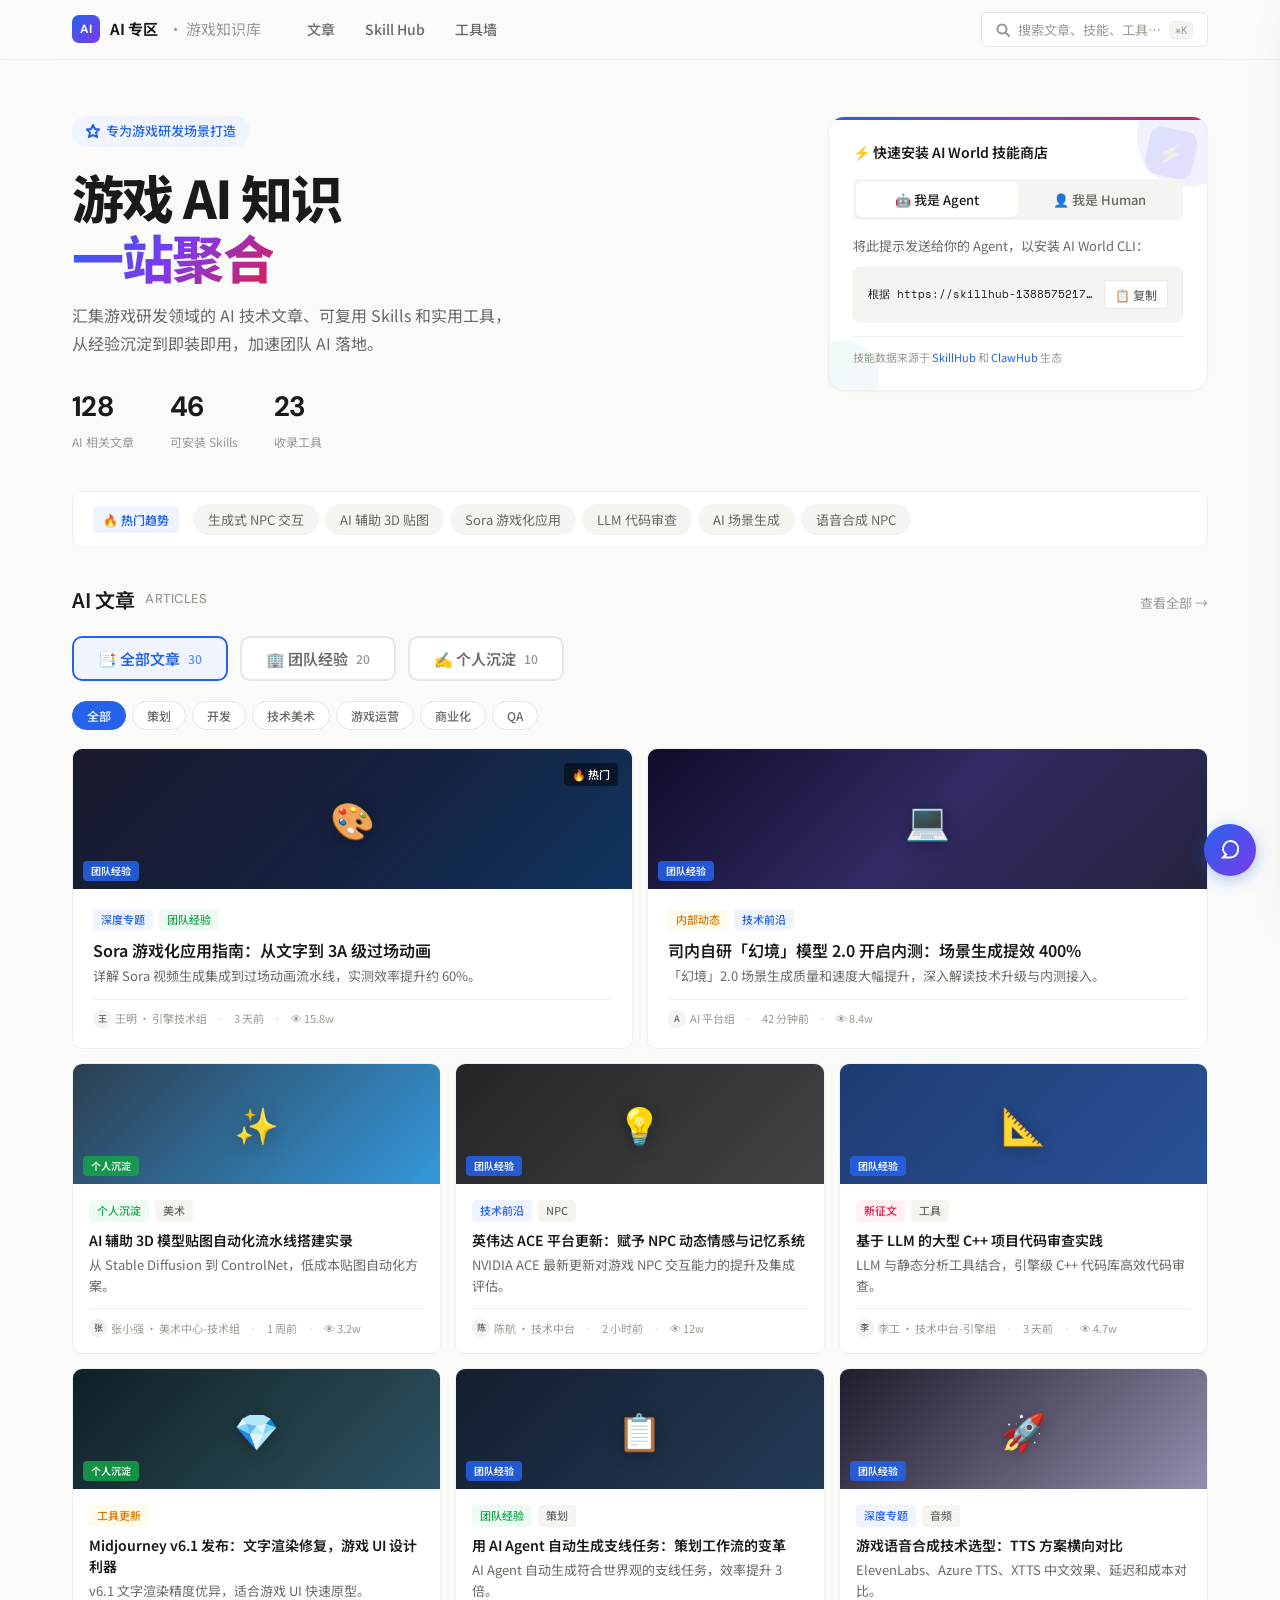
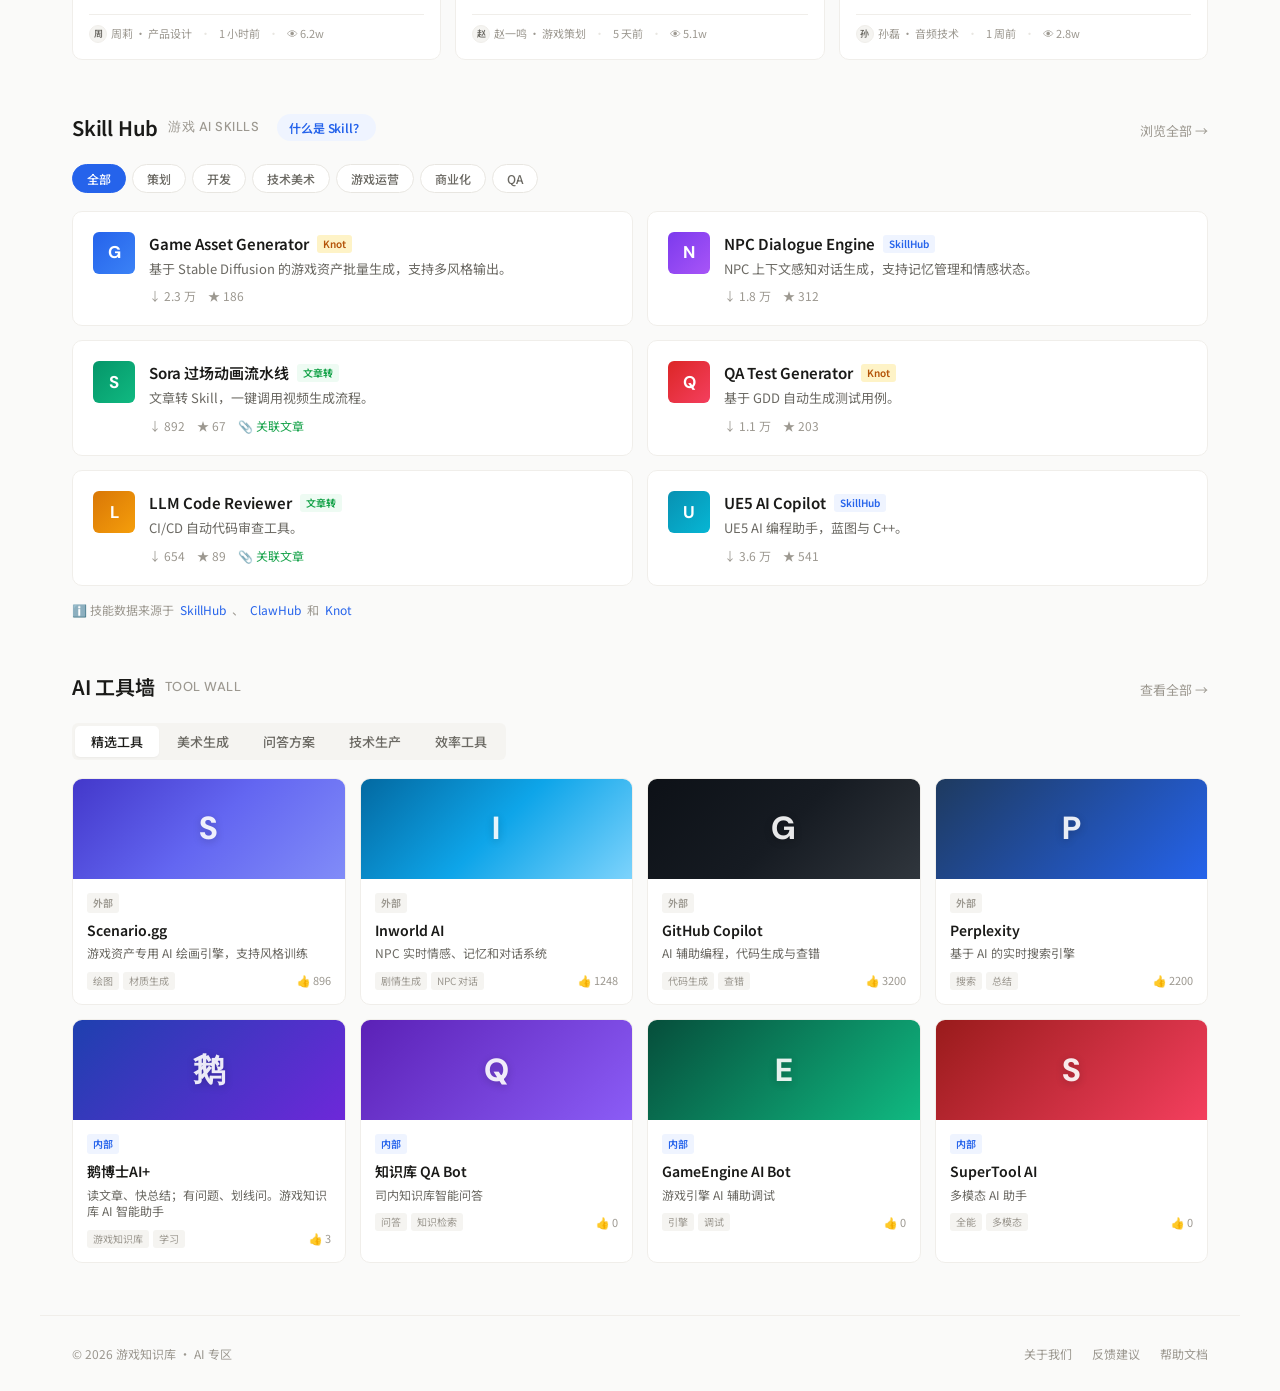
<file: index.html>
<!DOCTYPE html><html lang="zh-CN"><head><meta charset="UTF-8"><meta name="viewport" content="width=device-width,initial-scale=1.0"><title>AI 专区 · 游戏知识库</title><link rel="preconnect" href="https://fonts.googleapis.com"><link rel="preconnect" href="https://fonts.gstatic.com" crossorigin><link href="https://fonts.googleapis.com/css2?family=Noto+Sans+SC:wght@300;400;500;600;700;800&family=DM+Sans:ital,wght@0,400;0,500;0,600;0,700;0,800;1,400&family=Space+Mono:wght@400;700&display=swap" rel="stylesheet"><link rel="stylesheet" href="css/style.css"></head><body>
<header class="header"><div class="header-inner"><div class="header-left"><a href="index.html" class="logo"><div class="logo-icon">AI</div>AI 专区 <span class="sep">· 游戏知识库</span></a><nav><a href="#articles" class="active">文章</a><a href="#skills">Skill Hub</a><a href="#tools">工具墙</a></nav></div><div class="header-right"><button class="search-trigger"><svg width="14" height="14" fill="none" stroke="currentColor" stroke-width="2" stroke-linecap="round"><circle cx="6" cy="6" r="4.5"/><path d="M13 13l-3-3"/></svg>搜索文章、技能、工具…<kbd>⌘K</kbd></button></div></div></header>

<section class="hero fade-up"><div class="hero-left">
  <div class="hero-badge"><svg width="14" height="14" fill="none" stroke="currentColor" stroke-width="2" stroke-linecap="round"><polygon points="7,1 9,5 13,5.5 10,8.5 11,13 7,11 3,13 4,8.5 1,5.5 5,5"/></svg>专为游戏研发场景打造</div>
  <h1 class="fade-up d1">游戏 AI 知识<br><em>一站聚合</em></h1>
  <p class="hero-desc fade-up d2">汇集游戏研发领域的 AI 技术文章、可复用 Skills 和实用工具，<br>从经验沉淀到即装即用，加速团队 AI 落地。</p>
  <div class="hero-stats fade-up d3"><div class="hero-stat"><div class="hero-stat-value">128</div><div class="hero-stat-label">AI 相关文章</div></div><div class="hero-stat"><div class="hero-stat-value">46</div><div class="hero-stat-label">可安装 Skills</div></div><div class="hero-stat"><div class="hero-stat-value">23</div><div class="hero-stat-label">收录工具</div></div></div>
</div>
<div class="install-widget fade-up d4">
<div class="install-widget-stripe"></div>
<div class="install-widget-deco">⚡</div>
<div class="install-widget-inner">
<div class="install-widget-title">⚡ 快速安装 AI World 技能商店</div><div class="install-tabs"><button class="install-tab active hero-install-tab" data-target="agent">🤖 我是 Agent</button><button class="install-tab hero-install-tab" data-target="human">👤 我是 Human</button></div><div class="install-content"><div class="install-panel" data-panel="agent"><p>将此提示发送给你的 Agent，以安装 AI World CLI：</p><div class="copy-block"><code>根据 https://skillhub-1388575217.cos.ap-guangzhou.myqcloud.com/install/skillhub.md 安装知识库 AI World 商店，但是只安装 CLI。</code><button class="copy-btn" onclick="copyText(this,'根据 https://skillhub-1388575217.cos.ap-guangzhou.myqcloud.com/install/skillhub.md 安装知识库 AI World 商店，但是只安装 CLI。')">📋 复制</button></div></div><div class="install-panel" data-panel="human" style="display:none"><p>手动安装 AI World CLI：</p><div class="copy-block"><code>curl -fsSL https://example.com/install.sh | bash</code><button class="copy-btn" onclick="copyText(this,'curl -fsSL https://example.com/install.sh | bash')">📋 复制</button></div><p style="margin-top:10px;font-size:12px;color:var(--text-tertiary);">* 演示命令，安装脚本暂未上线</p></div></div><div class="install-note">技能数据来源于 <a href="https://skillhub.tencent.com/" target="_blank">SkillHub</a> 和 <a href="https://github.com/nicepkg/claw-hub" target="_blank">ClawHub</a> 生态</div>
</div></div>
</section>

<div class="trend-bar fade-up d5"><div class="trend-inner"><span class="trend-label">🔥 热门趋势</span><div class="trend-items"><button class="trend-chip">生成式 NPC 交互</button><button class="trend-chip">AI 辅助 3D 贴图</button><button class="trend-chip">Sora 游戏化应用</button><button class="trend-chip">LLM 代码审查</button><button class="trend-chip">AI 场景生成</button><button class="trend-chip">语音合成 NPC</button></div></div></div>

<!-- ARTICLES -->
<section class="section reveal" id="articles"><div class="section-header"><h2 class="section-title">AI 文章 <span class="en">Articles</span></h2><a href="pages/articles.html" class="section-more">查看全部 →</a></div>
<div class="type-switcher" id="typeSwitcher">
  <button class="type-btn active" data-type="全部" onclick="filterArticleType('全部',this)">📑 全部文章 <span class="type-count" id="countAll"></span></button>
  <button class="type-btn" data-type="团队经验" onclick="filterArticleType('团队经验',this)">🏢 团队经验 <span class="type-count" id="countTeam"></span></button>
  <button class="type-btn" data-type="个人沉淀" onclick="filterArticleType('个人沉淀',this)">✍️ 个人沉淀 <span class="type-count" id="countPersonal"></span></button>
</div>
<div class="category-pills" id="articlePills"></div>
<div class="featured-row" id="featuredArticles"></div>
<div class="articles-grid" id="articleGrid"></div></section>

<!-- SKILLS -->
<section class="section reveal" id="skills"><div class="section-header"><h2 class="section-title">Skill Hub <span class="en">游戏 AI Skills</span> <a href="pages/what-is-skill.html" style="font-size:12px;font-weight:600;padding:4px 12px;border-radius:100px;background:var(--accent-soft);color:var(--accent);margin-left:8px;">什么是 Skill？</a></h2><a href="pages/skills.html" class="section-more">浏览全部 →</a></div>
<div class="category-pills" id="skillPills"></div>
<div class="skills-grid" id="skillGrid"></div>
<div class="credit-line" style="margin-top:14px;padding:0;">ℹ️ 技能数据来源于 <a href="https://skillhub.tencent.com/" target="_blank">SkillHub</a>、<a href="https://github.com/nicepkg/claw-hub" target="_blank">ClawHub</a> 和 <a href="https://knot.woa.com/mcp/market" target="_blank">Knot</a></div></section>

<!-- TOOLS -->
<section class="section reveal" id="tools"><div class="section-header"><h2 class="section-title">AI 工具墙 <span class="en">Tool Wall</span></h2><a href="pages/tools.html" class="section-more">查看全部 →</a></div>
<div class="tabs" id="toolTabs"><button class="tab-btn active" data-cat="全部">精选工具</button><button class="tab-btn" data-cat="美术生成">美术生成</button><button class="tab-btn" data-cat="问答方案">问答方案</button><button class="tab-btn" data-cat="技术生产">技术生产</button><button class="tab-btn" data-cat="效率工具">效率工具</button></div>
<div class="tools-grid" id="toolGrid"></div></section>

<footer class="footer"><span>© 2026 游戏知识库 · AI 专区</span><div class="footer-links"><a href="https://gameinstitute.qq.com/" target="_blank">关于我们</a><a href="https://wj.qq.com/s2/26026989/0c20" target="_blank">反馈建议</a><a href="https://gameinstitute.qq.com/" target="_blank">帮助文档</a></div></footer>

<div class="panel-overlay" id="panelOverlay" onclick="closePanel()"></div>
<div class="detail-panel" id="detailPanel"><div class="panel-header"><button class="panel-fav" onclick="alert('已收藏')">♡</button><button class="panel-close" onclick="closePanel()">✕</button></div><div class="panel-body" id="panelBody"></div></div>

<script src="js/main.js"></script>
<script>
renderCategoryPills(CATEGORIES,'articlePills');
renderCategoryPills(CATEGORIES,'skillPills');

document.getElementById('countAll').textContent=ARTICLES.length;
document.getElementById('countTeam').textContent=ARTICLES.filter(a=>a.type==='团队经验').length;
document.getElementById('countPersonal').textContent=ARTICLES.filter(a=>a.type==='个人沉淀').length;

document.getElementById('featuredArticles').innerHTML=ARTICLES.filter(a=>a.featured).map(a=>renderArticleCard(a,true)).join('');
document.getElementById('articleGrid').innerHTML=ARTICLES.filter(a=>!a.featured).slice(0,6).map(a=>renderArticleCard(a,false)).join('');
document.getElementById('skillGrid').innerHTML=SKILLS.slice(0,6).map(s=>renderSkillCard(s)).join('');
document.getElementById('toolGrid').innerHTML=TOOLS.map(t=>renderToolCard(t)).join('');

// ===== ARTICLE TYPE FILTER =====
let activeArticleType = '全部';
let activeArticleCat = '全部';

function applyArticleFilters(){
  document.querySelectorAll('#featuredArticles [data-type], #articleGrid [data-type]').forEach(c=>{
    const matchType = activeArticleType==='全部' || c.dataset.type===activeArticleType;
    const matchCat = activeArticleCat==='全部' || c.dataset.category===activeArticleCat;
    c.style.display = (matchType && matchCat) ? '' : 'none';
  });
}

function filterArticleType(type,btn){
  activeArticleType = type;
  document.querySelectorAll('.type-btn').forEach(b=>b.classList.remove('active'));
  btn.classList.add('active');
  applyArticleFilters();
}

// Article category pills
document.getElementById('articlePills').addEventListener('click',function(e){
  const pill=e.target.closest('.pill'); if(!pill)return;
  this.querySelectorAll('.pill').forEach(p=>p.classList.remove('active'));
  pill.classList.add('active');
  activeArticleCat = pill.dataset.cat;
  applyArticleFilters();
});

// ===== SKILL CATEGORY PILLS =====
document.getElementById('skillPills').addEventListener('click',function(e){
  const pill=e.target.closest('.pill'); if(!pill)return;
  this.querySelectorAll('.pill').forEach(p=>p.classList.remove('active'));
  pill.classList.add('active');
  const cat=pill.dataset.cat;
  document.querySelectorAll('#skillGrid [data-category]').forEach(c=>{
    c.style.display=(cat==='全部'||c.dataset.category===cat)?'':'none';
  });
});

// ===== TOOL TAB FILTER =====
document.getElementById('toolTabs').addEventListener('click',function(e){
  const btn=e.target.closest('.tab-btn'); if(!btn)return;
  this.querySelectorAll('.tab-btn').forEach(b=>b.classList.remove('active'));
  btn.classList.add('active');
  const cat=btn.dataset.cat;
  document.querySelectorAll('#toolGrid [data-category]').forEach(c=>{
    c.style.display=(cat==='全部'||c.dataset.category===cat)?'':'none';
  });
});
</script></body></html>
</file>
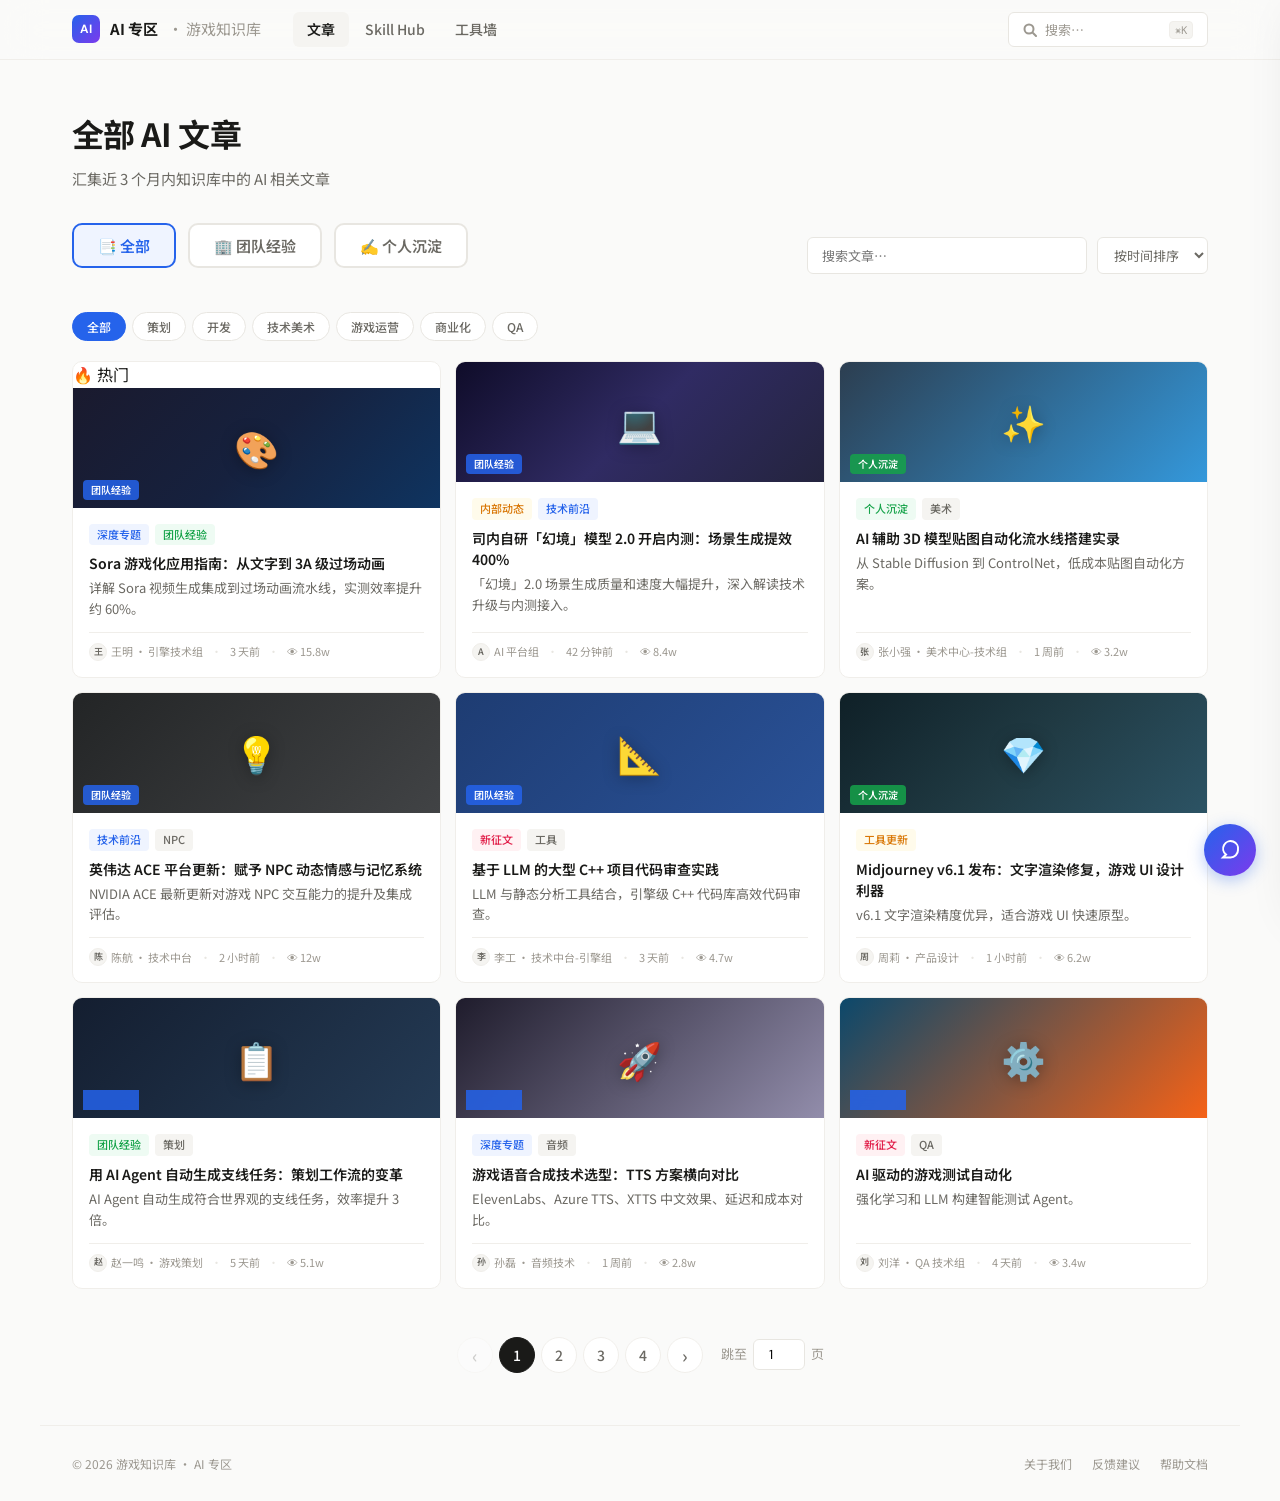
<file: pages/articles.html>
<!DOCTYPE html><html lang="zh-CN"><head><meta charset="UTF-8"><meta name="viewport" content="width=device-width,initial-scale=1.0"><title>全部文章 · AI 专区</title><link rel="preconnect" href="https://fonts.googleapis.com"><link rel="preconnect" href="https://fonts.gstatic.com" crossorigin><link href="https://fonts.googleapis.com/css2?family=Noto+Sans+SC:wght@300;400;500;600;700;800&family=DM+Sans:ital,wght@0,400;0,500;0,600;0,700;0,800;1,400&family=Space+Mono:wght@400;700&display=swap" rel="stylesheet"><link rel="stylesheet" href="../css/style.css"></head><body>
<header class="header"><div class="header-inner"><div class="header-left"><a href="../index.html" class="logo"><div class="logo-icon">AI</div>AI 专区 <span class="sep">· 游戏知识库</span></a><nav><a href="articles.html" class="active">文章</a><a href="skills.html">Skill Hub</a><a href="tools.html">工具墙</a></nav></div><div class="header-right"><button class="search-trigger"><svg width="14" height="14" fill="none" stroke="currentColor" stroke-width="2" stroke-linecap="round"><circle cx="6" cy="6" r="4.5"/><path d="M13 13l-3-3"/></svg>搜索…<kbd>⌘K</kbd></button></div></div></header>

<div class="page-hero fade-up"><h1>全部 AI 文章</h1><p>汇集近 3 个月内知识库中的 AI 相关文章</p></div>
<div class="page-controls fade-up d1">
  <div class="type-switcher" id="pageTypeSwitcher">
    <button class="type-btn active" onclick="filterAll('全部',this)">📑 全部</button>
    <button class="type-btn" onclick="filterAll('团队经验',this)">🏢 团队经验</button>
    <button class="type-btn" onclick="filterAll('个人沉淀',this)">✍️ 个人沉淀</button>
  </div>
  <div style="display:flex;gap:10px"><input class="page-search" placeholder="搜索文章…" id="articleSearch" oninput="filterAll(null,null)"><select class="page-sort"><option>按时间排序</option><option>按热度排序</option></select></div>
</div>

<div class="section page-content fade-up d2" style="padding-top:0"><div class="category-pills" id="pagePills" style="margin-bottom:20px"></div><div class="articles-grid" id="allArticles"></div><div class="pagination" id="articlePagination"></div></div>

<footer class="footer"><span>© 2026 游戏知识库 · AI 专区</span><div class="footer-links"><a href="https://gameinstitute.qq.com/" target="_blank">关于我们</a><a href="https://wj.qq.com/s2/26026989/0c20" target="_blank">反馈建议</a><a href="https://gameinstitute.qq.com/" target="_blank">帮助文档</a></div></footer>
<div class="panel-overlay" id="panelOverlay" onclick="closePanel()"></div><div class="detail-panel" id="detailPanel"><div class="panel-header"><button class="panel-fav" onclick="alert('已收藏')">♡</button><button class="panel-close" onclick="closePanel()">✕</button></div><div class="panel-body" id="panelBody"></div></div>
<script src="../js/main.js"></script>
<script>
const PER_PAGE=9; let currentPage=1; let filtered=ARTICLES; let currentType='全部';
renderCategoryPills(CATEGORIES,'pagePills');
function filterAll(type,btn){
  if(type!==null)currentType=type;
  if(btn){document.querySelectorAll('.type-btn').forEach(b=>b.classList.remove('active'));btn.classList.add('active');}
  const q=(document.getElementById('articleSearch').value||'').toLowerCase();
  const activePill=document.querySelector('.category-pills .pill.active');
  const cat=activePill?activePill.dataset.cat:'全部';
  filtered=ARTICLES.filter(a=>{
    const mt=currentType==='全部'||a.type===currentType;
    const mq=!q||a.title.toLowerCase().includes(q)||a.desc.toLowerCase().includes(q);
    const mc=cat==='全部'||a.category===cat;
    return mt&&mq&&mc;
  });
  currentPage=1;renderPage(1);
}
function renderPage(page){currentPage=page;const s=(page-1)*PER_PAGE;document.getElementById('allArticles').innerHTML=filtered.slice(s,s+PER_PAGE).map(a=>renderArticleCard(a,false)).join('');renderPagination('articlePagination',filtered.length,PER_PAGE,page,'renderPage');}
setTimeout(()=>{document.querySelectorAll('.category-pills .pill').forEach(p=>{p.addEventListener('click',()=>setTimeout(()=>filterAll(null,null),10));});},50);
renderPage(1);
</script></body></html>
</file>
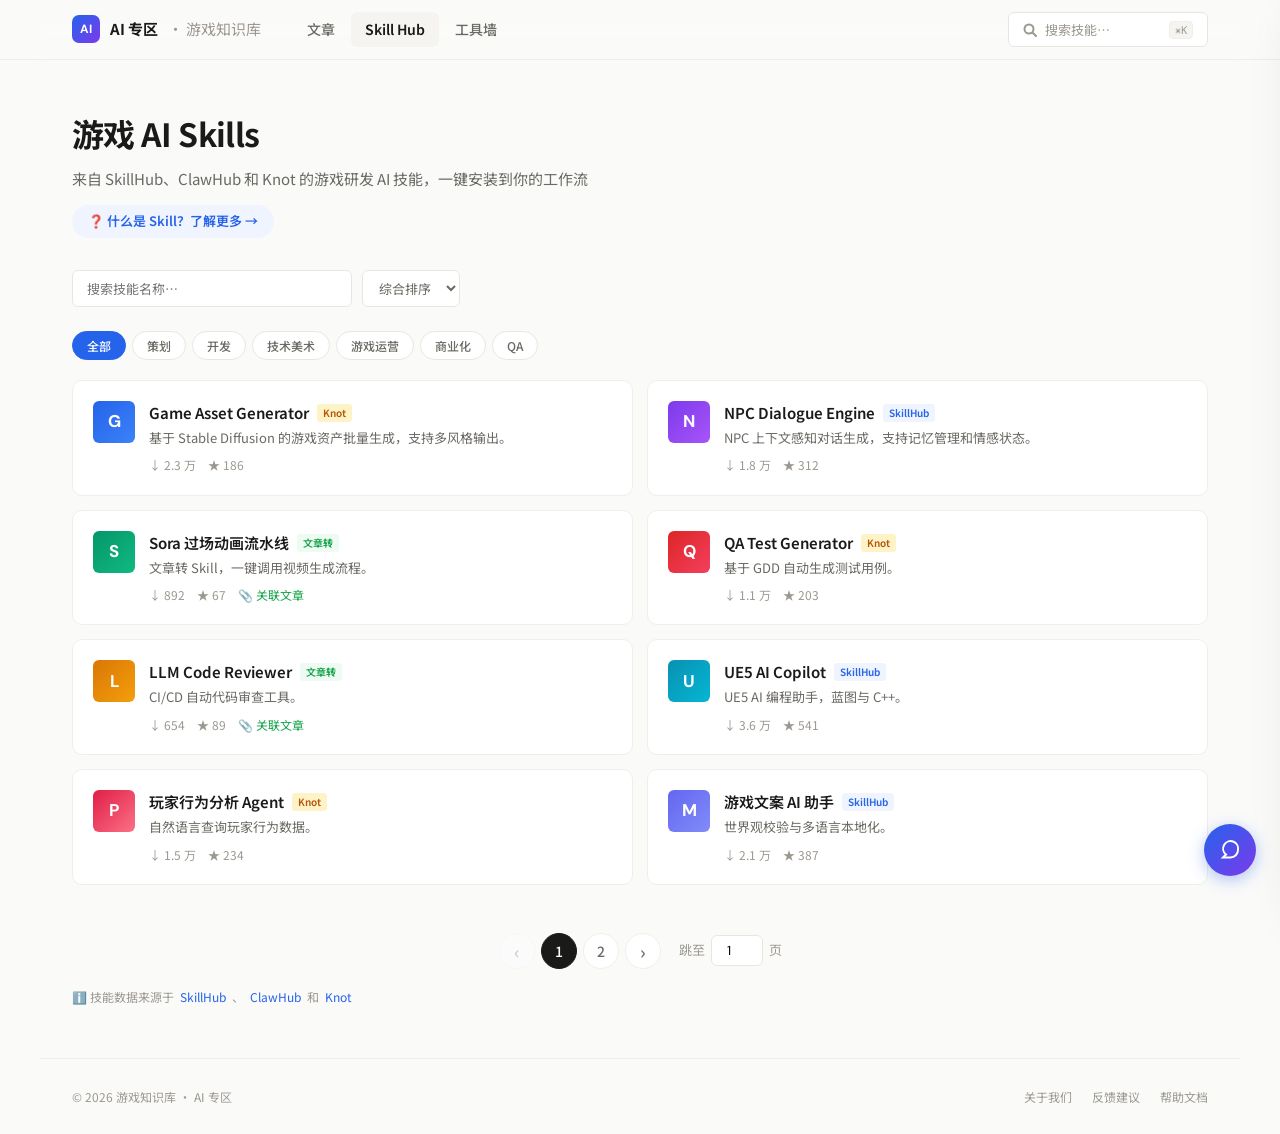
<file: pages/skills.html>
<!DOCTYPE html><html lang="zh-CN"><head><meta charset="UTF-8"><meta name="viewport" content="width=device-width,initial-scale=1.0"><title>全部 Skills · AI 专区</title><link rel="preconnect" href="https://fonts.googleapis.com"><link rel="preconnect" href="https://fonts.gstatic.com" crossorigin><link href="https://fonts.googleapis.com/css2?family=Noto+Sans+SC:wght@300;400;500;600;700;800&family=DM+Sans:ital,wght@0,400;0,500;0,600;0,700;0,800;1,400&family=Space+Mono:wght@400;700&display=swap" rel="stylesheet"><link rel="stylesheet" href="../css/style.css"></head><body>
<header class="header"><div class="header-inner"><div class="header-left"><a href="../index.html" class="logo"><div class="logo-icon">AI</div>AI 专区 <span class="sep">· 游戏知识库</span></a><nav><a href="articles.html">文章</a><a href="skills.html" class="active">Skill Hub</a><a href="tools.html">工具墙</a></nav></div><div class="header-right"><button class="search-trigger"><svg width="14" height="14" fill="none" stroke="currentColor" stroke-width="2" stroke-linecap="round"><circle cx="6" cy="6" r="4.5"/><path d="M13 13l-3-3"/></svg>搜索技能…<kbd>⌘K</kbd></button></div></div></header>

<div class="page-hero fade-up"><h1>游戏 AI Skills</h1><p>来自 SkillHub、ClawHub 和 Knot 的游戏研发 AI 技能，一键安装到你的工作流</p><a href="what-is-skill.html" style="display:inline-flex;align-items:center;gap:6px;margin-top:14px;font-size:13px;font-weight:600;padding:6px 16px;border-radius:100px;background:var(--accent-soft);color:var(--accent);text-decoration:none;transition:all .2s;">❓ 什么是 Skill？了解更多 →</a></div>
<div class="page-controls fade-up d1"><div style="display:flex;gap:10px;flex-wrap:wrap"><input class="page-search" placeholder="搜索技能名称…" id="skillSearch" oninput="filterSkills()"><select class="page-sort"><option>综合排序</option><option>按下载量</option><option>按收藏数</option></select></div></div>

<div class="section page-content fade-up d2" style="padding-top:0"><div class="category-pills" id="skillPagePills" style="margin-bottom:20px"></div><div class="skills-grid" id="allSkills"></div><div class="pagination" id="skillPagination"></div>
<div class="credit-line" style="margin-top:18px;padding:0">ℹ️ 技能数据来源于 <a href="https://skillhub.tencent.com/" target="_blank">SkillHub</a>、<a href="https://github.com/nicepkg/claw-hub" target="_blank">ClawHub</a> 和 <a href="https://knot.woa.com/mcp/market" target="_blank">Knot</a></div></div>

<footer class="footer"><span>© 2026 游戏知识库 · AI 专区</span><div class="footer-links"><a href="https://gameinstitute.qq.com/" target="_blank">关于我们</a><a href="https://wj.qq.com/s2/26026989/0c20" target="_blank">反馈建议</a><a href="https://gameinstitute.qq.com/" target="_blank">帮助文档</a></div></footer>
<div class="panel-overlay" id="panelOverlay" onclick="closePanel()"></div><div class="detail-panel" id="detailPanel"><div class="panel-header"><button class="panel-fav" onclick="alert('已收藏')">♡</button><button class="panel-close" onclick="closePanel()">✕</button></div><div class="panel-body" id="panelBody"></div></div>

<script src="../js/main.js"></script>
<script>
const PER_PAGE=8; let currentPage=1; let filtered=SKILLS;
renderCategoryPills(CATEGORIES,'skillPagePills');

function filterSkills(){
  const q=(document.getElementById('skillSearch').value||'').toLowerCase();
  const activePill=document.querySelector('.category-pills .pill.active');
  const cat=activePill?activePill.dataset.cat:'全部';
  filtered=SKILLS.filter(s=>{
    const matchQ=!q||s.name.toLowerCase().includes(q)||s.desc.toLowerCase().includes(q);
    const matchCat=cat==='全部'||s.category===cat;
    return matchQ&&matchCat;
  });
  currentPage=1; renderPage(1);
}
function renderPage(page){
  currentPage=page;
  const start=(page-1)*PER_PAGE,end=start+PER_PAGE;
  document.getElementById('allSkills').innerHTML=filtered.slice(start,end).map(s=>renderSkillCard(s)).join('');
  renderPagination('skillPagination',filtered.length,PER_PAGE,page,'renderPage');
}
setTimeout(()=>{document.querySelectorAll('.category-pills .pill').forEach(p=>{p.addEventListener('click',()=>setTimeout(filterSkills,10));});},50);
renderPage(1);
</script></body></html>
</file>
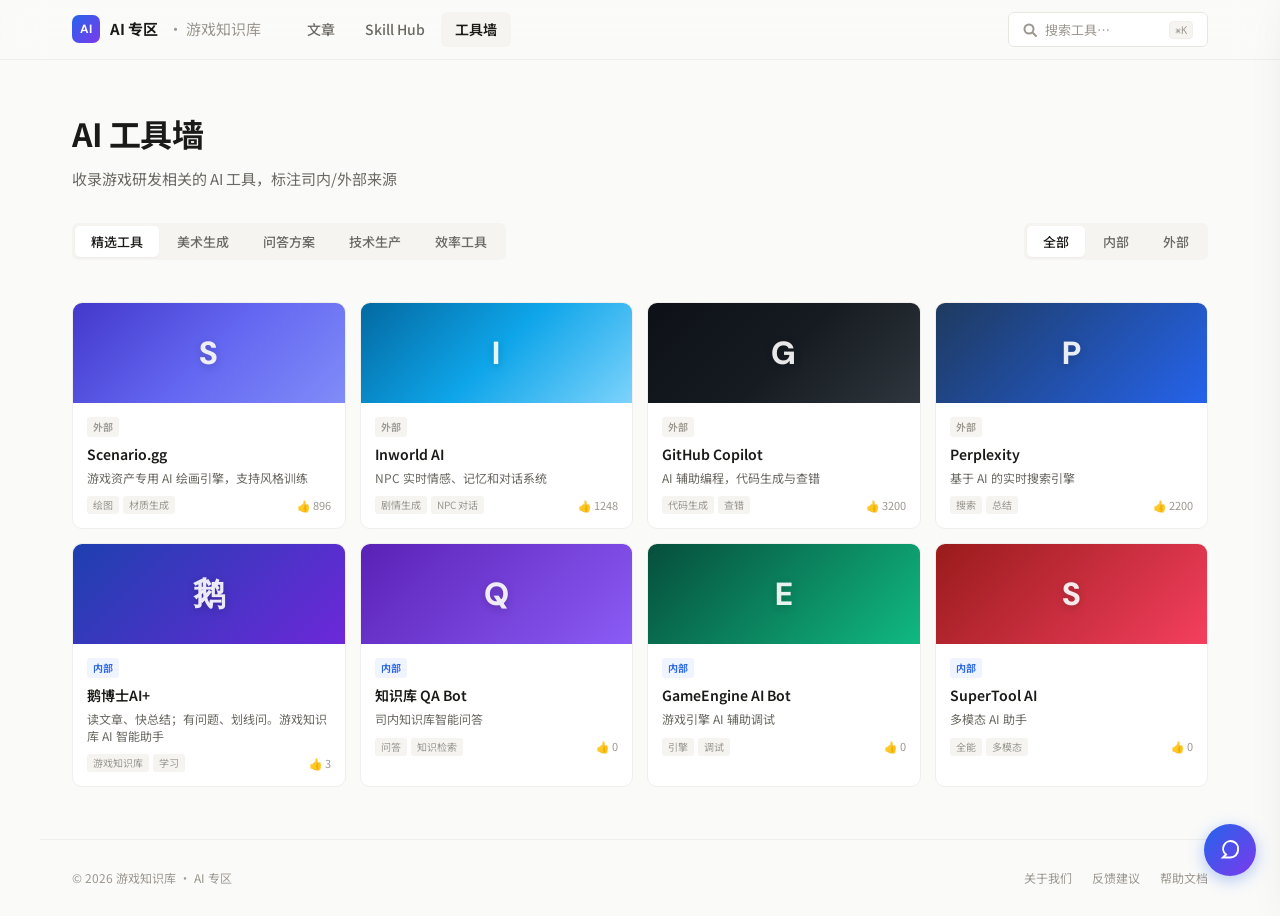
<file: pages/tools.html>
<!DOCTYPE html><html lang="zh-CN"><head><meta charset="UTF-8"><meta name="viewport" content="width=device-width,initial-scale=1.0"><title>AI 工具墙 · AI 专区</title><link rel="preconnect" href="https://fonts.googleapis.com"><link rel="preconnect" href="https://fonts.gstatic.com" crossorigin><link href="https://fonts.googleapis.com/css2?family=Noto+Sans+SC:wght@300;400;500;600;700;800&family=DM+Sans:ital,wght@0,400;0,500;0,600;0,700;0,800;1,400&family=Space+Mono:wght@400;700&display=swap" rel="stylesheet"><link rel="stylesheet" href="../css/style.css"></head><body>
<header class="header"><div class="header-inner"><div class="header-left"><a href="../index.html" class="logo"><div class="logo-icon">AI</div>AI 专区 <span class="sep">· 游戏知识库</span></a><nav><a href="articles.html">文章</a><a href="skills.html">Skill Hub</a><a href="tools.html" class="active">工具墙</a></nav></div><div class="header-right"><button class="search-trigger"><svg width="14" height="14" fill="none" stroke="currentColor" stroke-width="2" stroke-linecap="round"><circle cx="6" cy="6" r="4.5"/><path d="M13 13l-3-3"/></svg>搜索工具…<kbd>⌘K</kbd></button></div></div></header>

<div class="page-hero fade-up"><h1>AI 工具墙</h1><p>收录游戏研发相关的 AI 工具，标注司内/外部来源</p></div>
<div class="page-controls fade-up d1"><div class="tabs"><button class="tab-btn active" onclick="filterCat('全部')">精选工具</button><button class="tab-btn" onclick="filterCat('美术生成')">美术生成</button><button class="tab-btn" onclick="filterCat('问答方案')">问答方案</button><button class="tab-btn" onclick="filterCat('技术生产')">技术生产</button><button class="tab-btn" onclick="filterCat('效率工具')">效率工具</button></div><div class="tabs"><button class="tab-btn active" onclick="filterSrc('全部',this)">全部</button><button class="tab-btn" onclick="filterSrc('司内',this)">内部</button><button class="tab-btn" onclick="filterSrc('外部',this)">外部</button></div></div>

<div class="section page-content fade-up d2" style="padding-top:0"><div class="tools-grid" id="allTools"></div></div>

<footer class="footer"><span>© 2026 游戏知识库 · AI 专区</span><div class="footer-links"><a href="https://gameinstitute.qq.com/" target="_blank">关于我们</a><a href="https://wj.qq.com/s2/26026989/0c20" target="_blank">反馈建议</a><a href="https://gameinstitute.qq.com/" target="_blank">帮助文档</a></div></footer>
<div class="panel-overlay" id="panelOverlay" onclick="closePanel()"></div><div class="detail-panel" id="detailPanel"><div class="panel-header"><button class="panel-fav" onclick="alert('已收藏')">♡</button><button class="panel-close" onclick="closePanel()">✕</button></div><div class="panel-body" id="panelBody"></div></div>
<script src="../js/main.js"></script>
<script>
document.getElementById('allTools').innerHTML=TOOLS.map(t=>renderToolCard(t)).join('');
function filterCat(cat){document.querySelectorAll('.tool-card-v2').forEach(c=>{c.style.display=(cat==='全部'||c.dataset.category===cat)?'':'none';});const tabs=event.target.closest('.tabs');tabs.querySelectorAll('.tab-btn').forEach(b=>b.classList.remove('active'));event.target.classList.add('active');}
function filterSrc(src,btn){const tabs=btn.closest('.tabs');tabs.querySelectorAll('.tab-btn').forEach(b=>b.classList.remove('active'));btn.classList.add('active');document.querySelectorAll('.tool-card-v2').forEach(c=>{const isInt=c.querySelector('.badge-internal');if(src==='全部')c.style.display='';else if(src==='司内'&&isInt)c.style.display='';else if(src==='外部'&&!isInt)c.style.display='';else c.style.display='none';});}
</script></body></html>
</file>
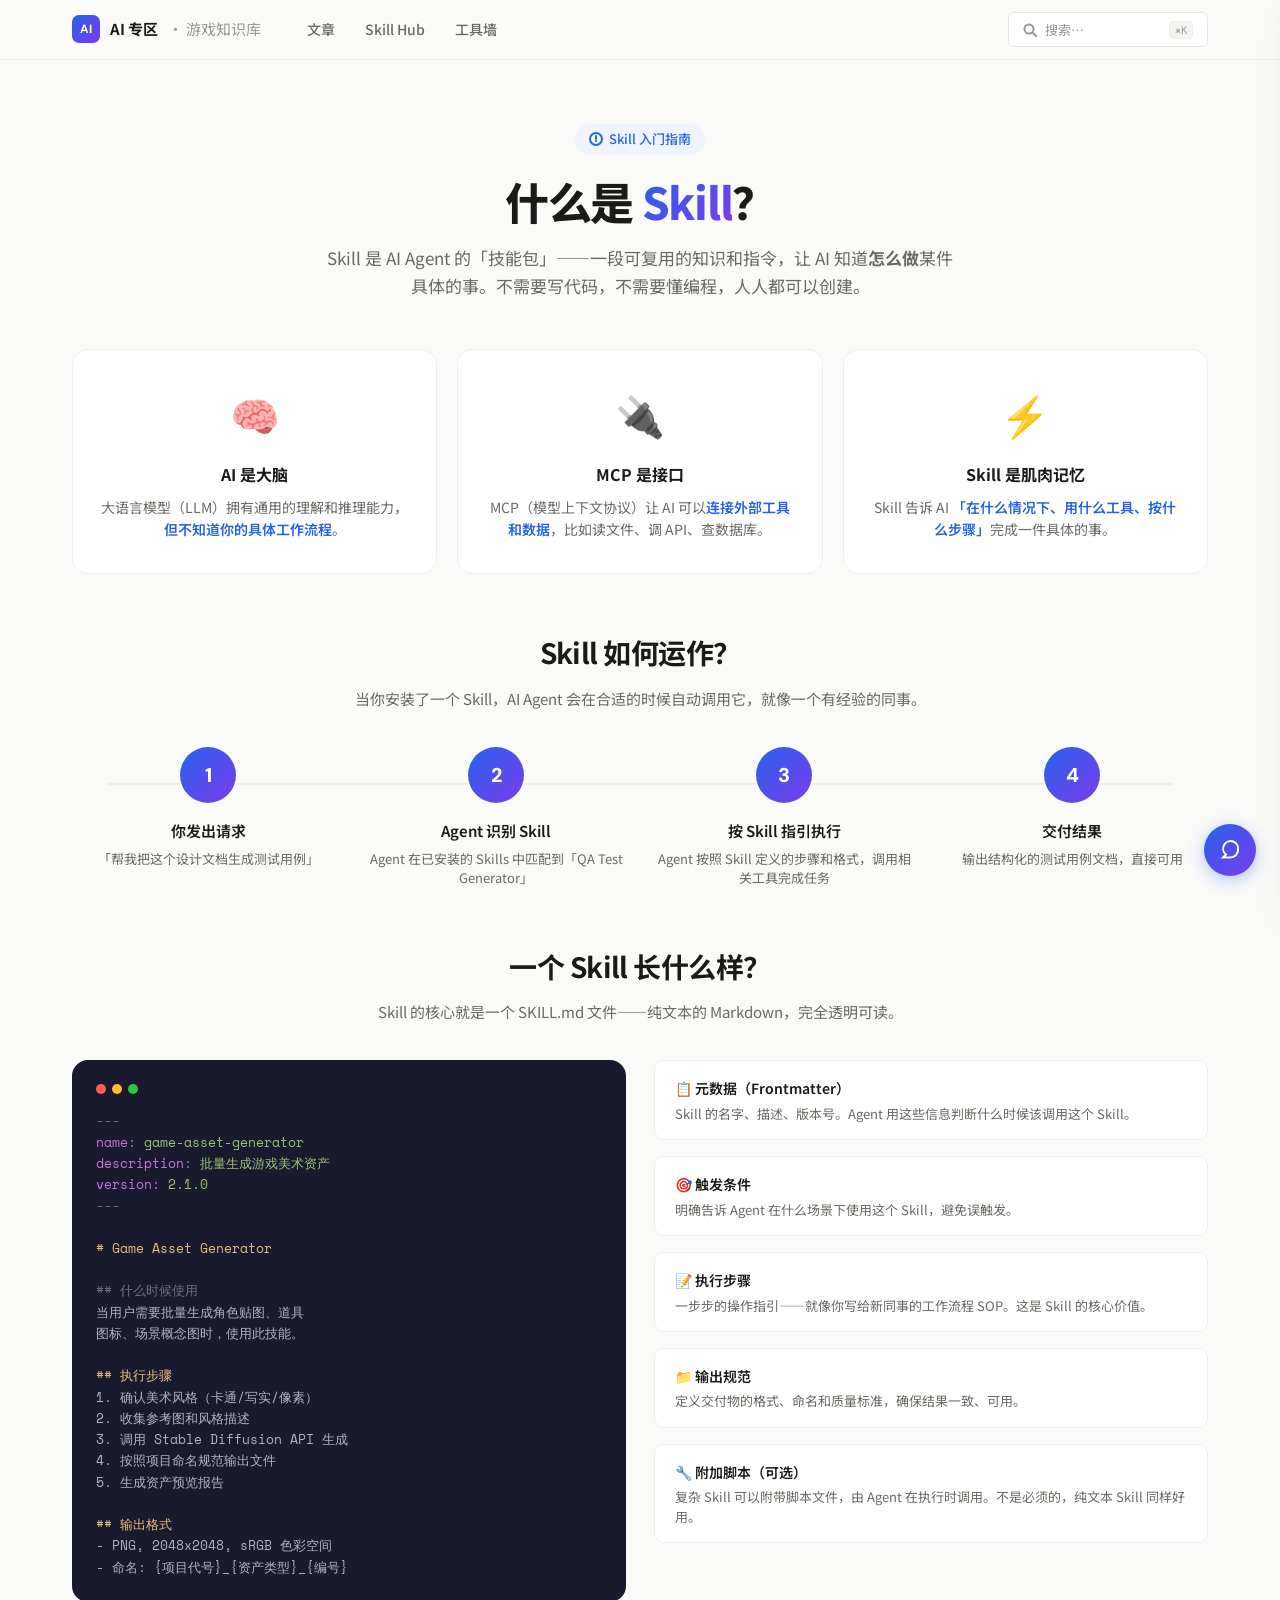
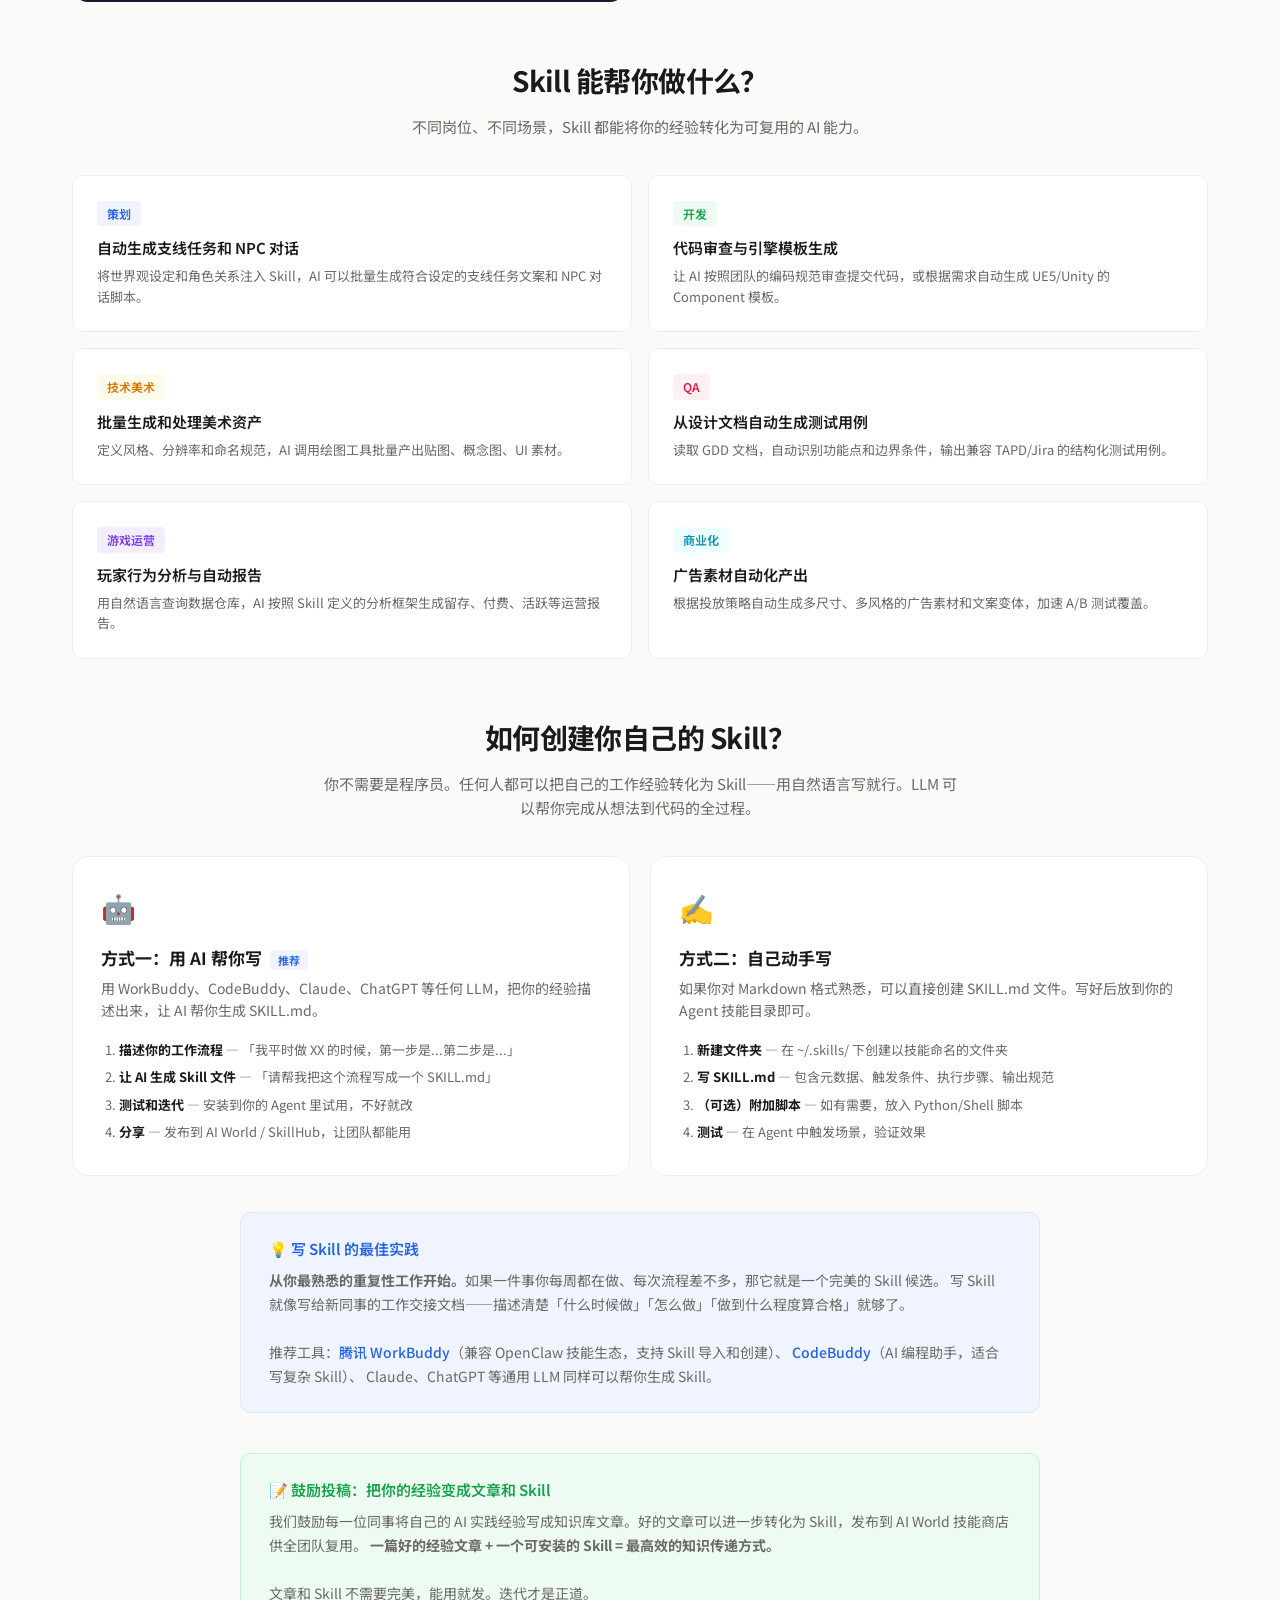
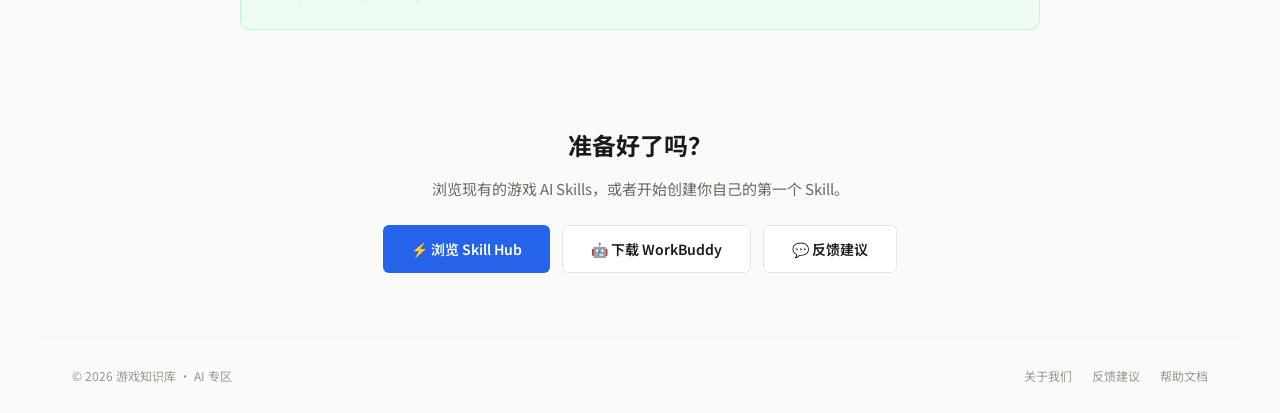
<file: pages/what-is-skill.html>
<!DOCTYPE html><html lang="zh-CN"><head><meta charset="UTF-8"><meta name="viewport" content="width=device-width,initial-scale=1.0"><title>什么是 Skill？· AI 专区</title>
<link rel="preconnect" href="https://fonts.googleapis.com"><link rel="preconnect" href="https://fonts.gstatic.com" crossorigin>
<link href="https://fonts.googleapis.com/css2?family=Noto+Sans+SC:wght@300;400;500;600;700;800&family=DM+Sans:ital,wght@0,400;0,500;0,600;0,700;0,800;1,400&family=Space+Mono:wght@400;700&display=swap" rel="stylesheet">
<link rel="stylesheet" href="../css/style.css">
<style>
/* Page-specific styles */
.wis-hero{max-width:var(--max-w);margin:0 auto;padding:64px 32px 48px;text-align:center}
.wis-hero h1{font-size:44px;font-weight:800;letter-spacing:-.03em;margin-bottom:16px;line-height:1.2}
.wis-hero h1 em{font-style:normal;background:linear-gradient(135deg,#2563EB,#7C3AED);-webkit-background-clip:text;-webkit-text-fill-color:transparent;background-clip:text}
.wis-hero p{font-size:17px;color:var(--text-secondary);line-height:1.7;max-width:640px;margin:0 auto}

/* Analogy section */
.analogy{max-width:var(--max-w);margin:0 auto;padding:0 32px 56px}
.analogy-grid{display:grid;grid-template-columns:repeat(3,1fr);gap:20px}
.analogy-card{background:var(--surface);border:1px solid var(--border-light);border-radius:var(--radius-lg);padding:32px 28px;text-align:center;transition:all .25s}
.analogy-card:hover{border-color:var(--border);box-shadow:var(--shadow-md);transform:translateY(-2px)}
.analogy-icon{font-size:40px;margin-bottom:16px}
.analogy-card h3{font-size:16px;font-weight:700;margin-bottom:8px}
.analogy-card p{font-size:14px;color:var(--text-secondary);line-height:1.6}
.analogy-card .highlight{font-weight:600;color:var(--accent)}

/* How it works */
.how-section{max-width:var(--max-w);margin:0 auto;padding:0 32px 56px}
.how-section h2{font-size:28px;font-weight:700;text-align:center;margin-bottom:12px;letter-spacing:-.02em}
.how-section .subtitle{font-size:15px;color:var(--text-secondary);text-align:center;margin-bottom:36px;max-width:580px;margin-left:auto;margin-right:auto}

.steps{display:flex;gap:16px;position:relative}
.steps::before{content:'';position:absolute;top:36px;left:36px;right:36px;height:2px;background:var(--border-light);z-index:0}
.step{flex:1;text-align:center;position:relative;z-index:1}
.step-num{width:56px;height:56px;border-radius:50%;margin:0 auto 16px;display:flex;align-items:center;justify-content:center;font-size:20px;font-weight:800;font-family:var(--font-en);color:#fff;background:linear-gradient(135deg,#2563EB,#7C3AED)}
.step h4{font-size:15px;font-weight:600;margin-bottom:6px}
.step p{font-size:13px;color:var(--text-secondary);line-height:1.5;padding:0 8px}

/* Skill anatomy */
.anatomy{max-width:var(--max-w);margin:0 auto;padding:0 32px 56px}
.anatomy h2{font-size:28px;font-weight:700;text-align:center;margin-bottom:12px;letter-spacing:-.02em}
.anatomy .subtitle{font-size:15px;color:var(--text-secondary);text-align:center;margin-bottom:36px}
.anatomy-box{display:grid;grid-template-columns:1fr 1fr;gap:28px;align-items:start}
.code-preview{background:#1a1a2e;border-radius:var(--radius-lg);padding:24px;overflow-x:auto;position:relative}
.code-preview-header{display:flex;gap:6px;margin-bottom:16px}
.code-preview-header span{width:10px;height:10px;border-radius:50%}
.code-preview-header span:nth-child(1){background:#ff5f57}
.code-preview-header span:nth-child(2){background:#febc2e}
.code-preview-header span:nth-child(3){background:#28c840}
.code-preview pre{font-family:var(--font-mono);font-size:12.5px;line-height:1.7;color:#a9b7c6;margin:0;white-space:pre}
.code-preview .comment{color:#6a737d}
.code-preview .key{color:#c678dd}
.code-preview .str{color:#98c379}
.code-preview .heading{color:#e5c07b}

.anatomy-explain{display:flex;flex-direction:column;gap:16px}
.anatomy-item{padding:16px 20px;background:var(--surface);border:1px solid var(--border-light);border-radius:var(--radius-md);transition:all .2s}
.anatomy-item:hover{border-color:var(--border);box-shadow:var(--shadow-sm)}
.anatomy-item h4{font-size:14px;font-weight:600;margin-bottom:4px;display:flex;align-items:center;gap:8px}
.anatomy-item p{font-size:13px;color:var(--text-secondary);line-height:1.5}

/* Use cases */
.usecases{max-width:var(--max-w);margin:0 auto;padding:0 32px 56px}
.usecases h2{font-size:28px;font-weight:700;text-align:center;margin-bottom:12px;letter-spacing:-.02em}
.usecases .subtitle{font-size:15px;color:var(--text-secondary);text-align:center;margin-bottom:36px;max-width:580px;margin-left:auto;margin-right:auto}
.usecase-grid{display:grid;grid-template-columns:repeat(2,1fr);gap:16px}
.usecase-card{padding:24px;background:var(--surface);border:1px solid var(--border-light);border-radius:var(--radius-md);transition:all .25s}
.usecase-card:hover{border-color:var(--border);box-shadow:var(--shadow-md)}
.usecase-card .role{font-size:12px;font-weight:600;padding:3px 10px;border-radius:4px;display:inline-block;margin-bottom:10px}
.usecase-card h4{font-size:15px;font-weight:600;margin-bottom:6px}
.usecase-card p{font-size:13px;color:var(--text-secondary);line-height:1.6}

/* Create your own */
.create-section{max-width:var(--max-w);margin:0 auto;padding:0 32px 56px}
.create-section h2{font-size:28px;font-weight:700;text-align:center;margin-bottom:12px;letter-spacing:-.02em}
.create-section .subtitle{font-size:15px;color:var(--text-secondary);text-align:center;margin-bottom:36px;max-width:640px;margin-left:auto;margin-right:auto}

.create-paths{display:grid;grid-template-columns:1fr 1fr;gap:20px;margin-bottom:36px}
.create-path{background:var(--surface);border:1px solid var(--border-light);border-radius:var(--radius-lg);padding:28px;transition:all .25s}
.create-path:hover{box-shadow:var(--shadow-md);border-color:var(--border)}
.create-path-icon{font-size:28px;margin-bottom:14px}
.create-path h3{font-size:17px;font-weight:700;margin-bottom:6px}
.create-path .tool-tag-inline{font-size:11px;padding:2px 8px;border-radius:4px;font-weight:600;margin-left:4px}
.create-path p{font-size:14px;color:var(--text-secondary);line-height:1.6;margin-bottom:16px}
.create-path ol{font-size:13px;color:var(--text-secondary);line-height:1.8;padding-left:18px}
.create-path ol li{margin-bottom:4px}
.create-path ol li strong{color:var(--text-primary)}

/* Tip box */
.tip-box{background:var(--accent-soft);border:1px solid #DBEAFE;border-radius:var(--radius-md);padding:24px 28px;max-width:800px;margin:0 auto 40px}
.tip-box h4{font-size:15px;font-weight:600;color:var(--accent);margin-bottom:8px;display:flex;align-items:center;gap:8px}
.tip-box p{font-size:14px;color:var(--text-secondary);line-height:1.7}
.tip-box a{color:var(--accent);font-weight:500}

/* CTA */
.cta-section{text-align:center;max-width:var(--max-w);margin:0 auto;padding:0 32px 64px}
.cta-section h2{font-size:24px;font-weight:700;margin-bottom:12px}
.cta-section p{font-size:15px;color:var(--text-secondary);margin-bottom:24px}
.cta-btns{display:flex;gap:12px;justify-content:center;flex-wrap:wrap}
.cta-btn{padding:12px 28px;border-radius:var(--radius-sm);font-size:14px;font-weight:600;transition:all .2s;display:inline-flex;align-items:center;gap:8px}
.cta-primary{background:var(--accent);color:#fff}.cta-primary:hover{background:var(--accent-hover)}
.cta-secondary{background:var(--surface);color:var(--text-primary);border:1px solid var(--border)}.cta-secondary:hover{background:var(--surface-alt)}

/* Responsive */
@media(max-width:768px){
  .analogy-grid{grid-template-columns:1fr}.steps{flex-direction:column}.steps::before{display:none}
  .anatomy-box{grid-template-columns:1fr}.usecase-grid{grid-template-columns:1fr}.create-paths{grid-template-columns:1fr}
  .wis-hero h1{font-size:32px}
}
</style>
</head><body>

<header class="header"><div class="header-inner"><div class="header-left"><a href="../index.html" class="logo"><div class="logo-icon">AI</div>AI 专区 <span class="sep">· 游戏知识库</span></a><nav><a href="articles.html">文章</a><a href="skills.html">Skill Hub</a><a href="tools.html">工具墙</a></nav></div><div class="header-right"><button class="search-trigger"><svg width="14" height="14" fill="none" stroke="currentColor" stroke-width="2" stroke-linecap="round"><circle cx="6" cy="6" r="4.5"/><path d="M13 13l-3-3"/></svg>搜索…<kbd>⌘K</kbd></button></div></div></header>

<!-- Hero -->
<div class="wis-hero fade-up">
  <div class="hero-badge" style="margin:0 auto 20px"><svg width="14" height="14" fill="none" stroke="currentColor" stroke-width="2" stroke-linecap="round"><circle cx="7" cy="7" r="6"/><path d="M7 4v3M7 9h.01"/></svg>Skill 入门指南</div>
  <h1>什么是 <em>Skill</em>？</h1>
  <p>Skill 是 AI Agent 的「技能包」——一段可复用的知识和指令，让 AI 知道<strong>怎么做</strong>某件具体的事。不需要写代码，不需要懂编程，人人都可以创建。</p>
</div>

<!-- Analogy -->
<div class="analogy fade-up">
  <div class="analogy-grid">
    <div class="analogy-card">
      <div class="analogy-icon">🧠</div>
      <h3>AI 是大脑</h3>
      <p>大语言模型（LLM）拥有通用的理解和推理能力，<span class="highlight">但不知道你的具体工作流程</span>。</p>
    </div>
    <div class="analogy-card">
      <div class="analogy-icon">🔌</div>
      <h3>MCP 是接口</h3>
      <p>MCP（模型上下文协议）让 AI 可以<span class="highlight">连接外部工具和数据</span>，比如读文件、调 API、查数据库。</p>
    </div>
    <div class="analogy-card">
      <div class="analogy-icon">⚡</div>
      <h3>Skill 是肌肉记忆</h3>
      <p>Skill 告诉 AI <span class="highlight">「在什么情况下、用什么工具、按什么步骤」</span>完成一件具体的事。</p>
    </div>
  </div>
</div>

<!-- How It Works -->
<div class="how-section fade-up">
  <h2>Skill 如何运作？</h2>
  <p class="subtitle">当你安装了一个 Skill，AI Agent 会在合适的时候自动调用它，就像一个有经验的同事。</p>
  <div class="steps">
    <div class="step"><div class="step-num">1</div><h4>你发出请求</h4><p>「帮我把这个设计文档生成测试用例」</p></div>
    <div class="step"><div class="step-num">2</div><h4>Agent 识别 Skill</h4><p>Agent 在已安装的 Skills 中匹配到「QA Test Generator」</p></div>
    <div class="step"><div class="step-num">3</div><h4>按 Skill 指引执行</h4><p>Agent 按照 Skill 定义的步骤和格式，调用相关工具完成任务</p></div>
    <div class="step"><div class="step-num">4</div><h4>交付结果</h4><p>输出结构化的测试用例文档，直接可用</p></div>
  </div>
</div>

<!-- Anatomy -->
<div class="anatomy fade-up">
  <h2>一个 Skill 长什么样？</h2>
  <p class="subtitle">Skill 的核心就是一个 SKILL.md 文件——纯文本的 Markdown，完全透明可读。</p>
  <div class="anatomy-box">
    <div class="code-preview">
      <div class="code-preview-header"><span></span><span></span><span></span></div>
<pre><span class="comment">---</span>
<span class="key">name:</span> <span class="str">game-asset-generator</span>
<span class="key">description:</span> <span class="str">批量生成游戏美术资产</span>
<span class="key">version:</span> <span class="str">2.1.0</span>
<span class="comment">---</span>

<span class="heading"># Game Asset Generator</span>

<span class="comment">## 什么时候使用</span>
当用户需要批量生成角色贴图、道具
图标、场景概念图时，使用此技能。

<span class="heading">## 执行步骤</span>
1. 确认美术风格（卡通/写实/像素）
2. 收集参考图和风格描述
3. 调用 Stable Diffusion API 生成
4. 按照项目命名规范输出文件
5. 生成资产预览报告

<span class="heading">## 输出格式</span>
- PNG, 2048x2048, sRGB 色彩空间
- 命名: {项目代号}_{资产类型}_{编号}</pre>
    </div>
    <div class="anatomy-explain">
      <div class="anatomy-item"><h4>📋 元数据（Frontmatter）</h4><p>Skill 的名字、描述、版本号。Agent 用这些信息判断什么时候该调用这个 Skill。</p></div>
      <div class="anatomy-item"><h4>🎯 触发条件</h4><p>明确告诉 Agent 在什么场景下使用这个 Skill，避免误触发。</p></div>
      <div class="anatomy-item"><h4>📝 执行步骤</h4><p>一步步的操作指引——就像你写给新同事的工作流程 SOP。这是 Skill 的核心价值。</p></div>
      <div class="anatomy-item"><h4>📁 输出规范</h4><p>定义交付物的格式、命名和质量标准，确保结果一致、可用。</p></div>
      <div class="anatomy-item"><h4>🔧 附加脚本（可选）</h4><p>复杂 Skill 可以附带脚本文件，由 Agent 在执行时调用。不是必须的，纯文本 Skill 同样好用。</p></div>
    </div>
  </div>
</div>

<!-- Use Cases for Game Dev -->
<div class="usecases fade-up">
  <h2>Skill 能帮你做什么？</h2>
  <p class="subtitle">不同岗位、不同场景，Skill 都能将你的经验转化为可复用的 AI 能力。</p>
  <div class="usecase-grid">
    <div class="usecase-card"><span class="role tag-blue">策划</span><h4>自动生成支线任务和 NPC 对话</h4><p>将世界观设定和角色关系注入 Skill，AI 可以批量生成符合设定的支线任务文案和 NPC 对话脚本。</p></div>
    <div class="usecase-card"><span class="role tag-green">开发</span><h4>代码审查与引擎模板生成</h4><p>让 AI 按照团队的编码规范审查提交代码，或根据需求自动生成 UE5/Unity 的 Component 模板。</p></div>
    <div class="usecase-card"><span class="role tag-amber">技术美术</span><h4>批量生成和处理美术资产</h4><p>定义风格、分辨率和命名规范，AI 调用绘图工具批量产出贴图、概念图、UI 素材。</p></div>
    <div class="usecase-card"><span class="role tag-rose">QA</span><h4>从设计文档自动生成测试用例</h4><p>读取 GDD 文档，自动识别功能点和边界条件，输出兼容 TAPD/Jira 的结构化测试用例。</p></div>
    <div class="usecase-card"><span class="role tag-purple">游戏运营</span><h4>玩家行为分析与自动报告</h4><p>用自然语言查询数据仓库，AI 按照 Skill 定义的分析框架生成留存、付费、活跃等运营报告。</p></div>
    <div class="usecase-card"><span class="role tag-cyan">商业化</span><h4>广告素材自动化产出</h4><p>根据投放策略自动生成多尺寸、多风格的广告素材和文案变体，加速 A/B 测试覆盖。</p></div>
  </div>
</div>

<!-- Create Your Own -->
<div class="create-section fade-up">
  <h2>如何创建你自己的 Skill？</h2>
  <p class="subtitle">你不需要是程序员。任何人都可以把自己的工作经验转化为 Skill——用自然语言写就行。LLM 可以帮你完成从想法到代码的全过程。</p>

  <div class="create-paths">
    <div class="create-path">
      <div class="create-path-icon">🤖</div>
      <h3>方式一：用 AI 帮你写 <span class="tool-tag-inline tag-blue">推荐</span></h3>
      <p>用 WorkBuddy、CodeBuddy、Claude、ChatGPT 等任何 LLM，把你的经验描述出来，让 AI 帮你生成 SKILL.md。</p>
      <ol>
        <li><strong>描述你的工作流程</strong> — 「我平时做 XX 的时候，第一步是...第二步是...」</li>
        <li><strong>让 AI 生成 Skill 文件</strong> — 「请帮我把这个流程写成一个 SKILL.md」</li>
        <li><strong>测试和迭代</strong> — 安装到你的 Agent 里试用，不好就改</li>
        <li><strong>分享</strong> — 发布到 AI World / SkillHub，让团队都能用</li>
      </ol>
    </div>
    <div class="create-path">
      <div class="create-path-icon">✍️</div>
      <h3>方式二：自己动手写</h3>
      <p>如果你对 Markdown 格式熟悉，可以直接创建 SKILL.md 文件。写好后放到你的 Agent 技能目录即可。</p>
      <ol>
        <li><strong>新建文件夹</strong> — 在 ~/.skills/ 下创建以技能命名的文件夹</li>
        <li><strong>写 SKILL.md</strong> — 包含元数据、触发条件、执行步骤、输出规范</li>
        <li><strong>（可选）附加脚本</strong> — 如有需要，放入 Python/Shell 脚本</li>
        <li><strong>测试</strong> — 在 Agent 中触发场景，验证效果</li>
      </ol>
    </div>
  </div>

  <div class="tip-box">
    <h4>💡 写 Skill 的最佳实践</h4>
    <p>
      <strong>从你最熟悉的重复性工作开始。</strong>如果一件事你每周都在做、每次流程差不多，那它就是一个完美的 Skill 候选。
      写 Skill 就像写给新同事的工作交接文档——描述清楚「什么时候做」「怎么做」「做到什么程度算合格」就够了。
      <br><br>
      推荐工具：<a href="https://www.codebuddy.cn/work/" target="_blank">腾讯 WorkBuddy</a>（兼容 OpenClaw 技能生态，支持 Skill 导入和创建）、
      <a href="https://www.codebuddy.ai/" target="_blank">CodeBuddy</a>（AI 编程助手，适合写复杂 Skill）、
      Claude、ChatGPT 等通用 LLM 同样可以帮你生成 Skill。
    </p>
  </div>

  <div class="tip-box" style="background:var(--green-soft);border-color:#BBF7D0;">
    <h4 style="color:var(--green);">📝 鼓励投稿：把你的经验变成文章和 Skill</h4>
    <p>
      我们鼓励每一位同事将自己的 AI 实践经验写成知识库文章。好的文章可以进一步转化为 Skill，发布到 AI World 技能商店供全团队复用。
      <strong>一篇好的经验文章 + 一个可安装的 Skill = 最高效的知识传递方式。</strong>
      <br><br>
      文章和 Skill 不需要完美，能用就发。迭代才是正道。
    </p>
  </div>
</div>

<!-- CTA -->
<div class="cta-section fade-up">
  <h2>准备好了吗？</h2>
  <p>浏览现有的游戏 AI Skills，或者开始创建你自己的第一个 Skill。</p>
  <div class="cta-btns">
    <a href="skills.html" class="cta-btn cta-primary">⚡ 浏览 Skill Hub</a>
    <a href="https://www.codebuddy.cn/work/" target="_blank" class="cta-btn cta-secondary">🤖 下载 WorkBuddy</a>
    <a href="https://wj.qq.com/s2/26026989/0c20" target="_blank" class="cta-btn cta-secondary">💬 反馈建议</a>
  </div>
</div>

<footer class="footer"><span>© 2026 游戏知识库 · AI 专区</span><div class="footer-links"><a href="https://gameinstitute.qq.com/" target="_blank">关于我们</a><a href="https://wj.qq.com/s2/26026989/0c20" target="_blank">反馈建议</a><a href="https://gameinstitute.qq.com/" target="_blank">帮助文档</a></div></footer>
<div class="panel-overlay" id="panelOverlay" onclick="closePanel()"></div><div class="detail-panel" id="detailPanel"><div class="panel-header"><button class="panel-fav" onclick="alert('已收藏')">♡</button><button class="panel-close" onclick="closePanel()">✕</button></div><div class="panel-body" id="panelBody"></div></div>
<script src="../js/main.js"></script>
</body></html>
</file>
<file: css/style.css>
*,*::before,*::after{margin:0;padding:0;box-sizing:border-box}
:root{--bg:#FAFAF9;--surface:#FFFFFF;--surface-alt:#F5F4F1;--border:#E8E6E1;--border-light:#F0EEEA;--text-primary:#1A1A18;--text-secondary:#6B6963;--text-tertiary:#9C9890;--accent:#2563EB;--accent-soft:#EFF4FF;--accent-hover:#1D4FD7;--green:#16A34A;--green-soft:#EEFBF3;--amber:#D97706;--amber-soft:#FFFBEB;--rose:#E11D48;--rose-soft:#FFF1F3;--purple:#7C3AED;--purple-soft:#F3EEFF;--cyan:#0891B2;--cyan-soft:#ECFEFF;--radius-sm:6px;--radius-md:10px;--radius-lg:16px;--shadow-sm:0 1px 2px rgba(0,0,0,.04);--shadow-md:0 2px 8px rgba(0,0,0,.06),0 1px 2px rgba(0,0,0,.04);--shadow-lg:0 8px 24px rgba(0,0,0,.08),0 2px 8px rgba(0,0,0,.04);--shadow-xl:0 16px 48px rgba(0,0,0,.12),0 4px 12px rgba(0,0,0,.06);--font-cn:'Noto Sans SC',-apple-system,'PingFang SC','Microsoft YaHei',sans-serif;--font-en:'DM Sans',-apple-system,sans-serif;--font-mono:'Space Mono','SF Mono',monospace;--max-w:1200px;--header-h:60px;--t:.2s ease}
html{font-size:16px;scroll-behavior:smooth}body{font-family:var(--font-cn);background:var(--bg);color:var(--text-primary);line-height:1.6;-webkit-font-smoothing:antialiased;overflow-x:hidden}a{color:inherit;text-decoration:none}button{font-family:inherit;cursor:pointer;border:none;background:none}img{display:block;max-width:100%}::selection{background:var(--accent-soft);color:var(--accent)}

/* HEADER */
.header{position:sticky;top:0;z-index:100;height:var(--header-h);background:rgba(250,250,249,.82);backdrop-filter:blur(20px) saturate(1.8);-webkit-backdrop-filter:blur(20px) saturate(1.8);border-bottom:1px solid var(--border-light)}
.header-inner{max-width:var(--max-w);margin:0 auto;padding:0 32px;height:100%;display:flex;align-items:center;justify-content:space-between}
.header-left{display:flex;align-items:center;gap:32px}.logo{display:flex;align-items:center;gap:10px;font-weight:700;font-size:15px}
.logo-icon{width:28px;height:28px;border-radius:7px;background:linear-gradient(135deg,#2563EB,#7C3AED);display:flex;align-items:center;justify-content:center;color:#fff;font-size:12px;font-weight:700;font-family:var(--font-en)}.logo .sep{color:var(--text-tertiary);font-weight:400}
nav{display:flex;gap:2px}nav a{padding:6px 14px;border-radius:var(--radius-sm);font-size:14px;font-weight:500;color:var(--text-secondary);transition:all var(--t)}nav a:hover{color:var(--text-primary);background:var(--surface-alt)}nav a.active{color:var(--text-primary);background:var(--surface-alt);font-weight:600}
.header-right{display:flex;align-items:center;gap:10px}
.search-trigger{display:flex;align-items:center;gap:8px;padding:7px 14px;border-radius:var(--radius-sm);border:1px solid var(--border);font-size:13px;color:var(--text-tertiary);transition:all var(--t);min-width:200px;background:var(--surface);cursor:pointer}.search-trigger:hover{border-color:#ccc}.search-trigger kbd{margin-left:auto;font-family:var(--font-en);font-size:11px;padding:1px 5px;border-radius:4px;background:var(--surface-alt);border:1px solid var(--border-light);color:var(--text-tertiary)}

/* HERO */
.hero{max-width:var(--max-w);margin:0 auto;padding:56px 32px 40px;display:grid;grid-template-columns:1fr 380px;gap:48px;align-items:start}
.hero-badge{display:inline-flex;align-items:center;gap:6px;padding:5px 14px;border-radius:100px;background:var(--accent-soft);color:var(--accent);font-size:13px;font-weight:500;margin-bottom:20px}
.hero h1{font-size:52px;font-weight:800;letter-spacing:-.035em;line-height:1.15;margin-bottom:16px}
.hero h1 em{font-style:normal;background:linear-gradient(135deg,#2563EB 0%,#7C3AED 50%,#E11D48 100%);-webkit-background-clip:text;-webkit-text-fill-color:transparent;background-clip:text}
.hero-desc{font-size:16px;color:var(--text-secondary);line-height:1.7;margin-bottom:28px}
.hero-stats{display:flex;gap:36px}.hero-stat-value{font-family:var(--font-en);font-size:28px;font-weight:700;letter-spacing:-.02em}.hero-stat-label{font-size:12px;color:var(--text-tertiary);margin-top:2px}

/* Install Widget */
.install-widget{background:var(--surface);border:1px solid var(--border-light);border-radius:var(--radius-lg);padding:24px;box-shadow:var(--shadow-sm);position:relative;overflow:hidden;transition:box-shadow .3s,border-color .3s}
.install-widget:hover{box-shadow:var(--shadow-md);border-color:var(--border)}
.install-widget::before{content:'';position:absolute;top:-30px;right:-30px;width:100px;height:100px;border-radius:50%;background:linear-gradient(135deg,rgba(37,99,235,.08),rgba(124,58,237,.08));pointer-events:none}
.install-widget::after{content:'';position:absolute;bottom:-20px;left:-20px;width:70px;height:70px;border-radius:50%;background:linear-gradient(135deg,rgba(16,185,129,.06),rgba(37,99,235,.06));pointer-events:none}
.install-widget-inner{position:relative;z-index:1}
.install-widget-deco{position:absolute;top:12px;right:12px;width:48px;height:48px;border-radius:12px;background:linear-gradient(135deg,#2563EB,#7C3AED);display:flex;align-items:center;justify-content:center;font-size:20px;opacity:.1;transform:rotate(12deg);pointer-events:none;animation:decoFloat 6s ease-in-out infinite}
@keyframes decoFloat{0%,100%{transform:rotate(12deg) translateY(0)}50%{transform:rotate(12deg) translateY(-4px)}}
.install-widget-stripe{position:absolute;top:0;left:0;right:0;height:3px;background:linear-gradient(90deg,#2563EB,#7C3AED,#E11D48);border-radius:var(--radius-lg) var(--radius-lg) 0 0}
.install-tab{flex:1;padding:8px;border-radius:5px;font-size:13px;font-weight:500;text-align:center;color:var(--text-secondary);transition:all .2s;display:flex;align-items:center;justify-content:center;gap:6px}
.install-tab.active{background:var(--surface);color:var(--text-primary);box-shadow:var(--shadow-sm)}.install-tab:hover:not(.active){color:var(--text-primary);background:rgba(0,0,0,.02)}
.install-widget-title{font-size:14px;font-weight:600;margin-bottom:16px;display:flex;align-items:center;gap:6px}
.install-tabs{display:flex;background:var(--surface-alt);border-radius:var(--radius-sm);padding:3px;margin-bottom:16px}
.install-content{font-size:13px;color:var(--text-secondary);line-height:1.6}.install-content p{margin-bottom:10px}
.copy-block{background:var(--surface-alt);border:1px solid var(--border-light);border-radius:var(--radius-sm);padding:12px 14px;display:flex;align-items:center;justify-content:space-between;gap:10px;margin-top:8px}
.copy-block code{font-family:var(--font-mono);font-size:11px;color:var(--text-primary);white-space:nowrap;overflow:hidden;text-overflow:ellipsis;flex:1}
.copy-btn{display:flex;align-items:center;gap:4px;padding:5px 10px;border-radius:4px;font-size:12px;font-weight:500;color:var(--text-secondary);background:var(--surface);border:1px solid var(--border);transition:all .2s;flex-shrink:0}.copy-btn:hover{background:var(--accent-soft);color:var(--accent);border-color:var(--accent);transform:scale(1.02)}.copy-btn.copied{background:var(--green-soft);color:var(--green);border-color:var(--green)}
.install-note{font-size:11px;color:var(--text-tertiary);margin-top:14px;padding-top:12px;border-top:1px solid var(--border-light);line-height:1.5}.install-note a{color:var(--accent)}
.install-panel{transition:opacity .2s}

/* TREND */
.trend-bar{max-width:var(--max-w);margin:0 auto;padding:0 32px 36px}.trend-inner{display:flex;align-items:center;gap:14px;padding:12px 20px;background:var(--surface);border:1px solid var(--border-light);border-radius:var(--radius-md)}.trend-label{font-size:12px;font-weight:600;color:var(--accent);background:var(--accent-soft);padding:4px 10px;border-radius:4px;white-space:nowrap;flex-shrink:0}.trend-items{display:flex;gap:6px;overflow-x:auto;flex:1}.trend-items::-webkit-scrollbar{display:none}.trend-chip{padding:5px 14px;border-radius:100px;font-size:13px;white-space:nowrap;background:var(--surface-alt);color:var(--text-secondary);transition:all var(--t);border:1px solid transparent}.trend-chip:hover{border-color:var(--border);color:var(--text-primary)}

/* SECTION */
.section{max-width:var(--max-w);margin:0 auto;padding:0 32px 52px}
.section-header{display:flex;align-items:baseline;justify-content:space-between;margin-bottom:20px}
.section-title{font-size:20px;font-weight:600;letter-spacing:-.01em;display:flex;align-items:center;gap:10px}
.section-title .en{font-family:var(--font-en);font-weight:500;color:var(--text-tertiary);font-size:13px;text-transform:uppercase;letter-spacing:.04em}
.section-more{font-size:13px;color:var(--text-tertiary);display:flex;align-items:center;gap:4px;transition:color var(--t)}.section-more:hover{color:var(--accent)}

/* TABS & PILLS */
.tabs{display:flex;gap:2px;margin-bottom:18px;background:var(--surface-alt);border-radius:var(--radius-sm);padding:3px;width:fit-content}
.tab-btn{padding:6px 16px;border-radius:5px;font-size:13px;font-weight:500;color:var(--text-secondary);transition:all var(--t)}.tab-btn:hover{color:var(--text-primary)}.tab-btn.active{background:var(--surface);color:var(--text-primary);box-shadow:var(--shadow-sm)}
.category-pills{display:flex;gap:6px;margin-bottom:18px;flex-wrap:wrap}
.pill{padding:5px 14px;border-radius:100px;font-size:12px;font-weight:500;border:1px solid var(--border);color:var(--text-secondary);background:var(--surface);transition:all var(--t)}.pill:hover{border-color:var(--accent);color:var(--accent)}.pill.active{background:var(--accent);color:#fff;border-color:var(--accent)}

/* TYPE SWITCHER (prominent) */
.type-switcher{display:flex;gap:12px;margin-bottom:20px}
.type-btn{padding:10px 24px;border-radius:var(--radius-md);font-size:15px;font-weight:600;border:2px solid var(--border);color:var(--text-secondary);background:var(--surface);transition:all .25s;display:flex;align-items:center;gap:8px}
.type-btn:hover{border-color:var(--accent);color:var(--accent)}
.type-btn.active{border-color:var(--accent);background:var(--accent-soft);color:var(--accent)}
.type-btn .type-count{font-size:12px;font-weight:500;opacity:.7}

/* TAGS */
.tag{font-size:11px;font-weight:500;padding:2px 8px;border-radius:4px;display:inline-block}
.tag-blue{background:var(--accent-soft);color:var(--accent)}.tag-green{background:var(--green-soft);color:var(--green)}.tag-amber{background:var(--amber-soft);color:var(--amber)}.tag-rose{background:var(--rose-soft);color:var(--rose)}.tag-purple{background:var(--purple-soft);color:var(--purple)}.tag-cyan{background:var(--cyan-soft);color:var(--cyan)}.tag-gray{background:var(--surface-alt);color:var(--text-secondary)}

/* ========== ARTICLE CARDS WITH COVER ========== */
.articles-grid{display:grid;grid-template-columns:repeat(3,1fr);gap:14px}
.featured-row{display:grid;grid-template-columns:1fr 1fr;gap:14px;margin-bottom:14px}

.article-card,.featured-card{background:var(--surface);border:1px solid var(--border-light);border-radius:var(--radius-md);transition:all .25s;cursor:pointer;display:flex;flex-direction:column;overflow:hidden}
.article-card:hover,.featured-card:hover{border-color:var(--border);box-shadow:var(--shadow-md);transform:translateY(-2px)}
.featured-card{position:relative}.featured-card .hot-label{position:absolute;top:14px;right:14px;font-size:11px;font-weight:600;padding:3px 8px;border-radius:4px;background:rgba(0,0,0,.5);color:#fff;z-index:2;backdrop-filter:blur(4px)}

.card-cover{height:120px;display:flex;align-items:center;justify-content:center;position:relative;overflow:hidden}
.featured-card .card-cover{height:140px}
.card-cover-icon{font-size:36px;filter:drop-shadow(0 2px 8px rgba(0,0,0,.3));z-index:1}
.type-badge{position:absolute;bottom:8px;left:10px;font-size:10px;font-weight:600;padding:2px 8px;border-radius:4px;z-index:1}
.type-team{background:rgba(37,99,235,.85);color:#fff;backdrop-filter:blur(4px)}
.type-personal{background:rgba(22,163,74,.85);color:#fff;backdrop-filter:blur(4px)}

.card-content{padding:16px;flex:1;display:flex;flex-direction:column}
.featured-card .card-content{padding:20px}
.card-tags{display:flex;gap:6px;margin-bottom:8px;flex-wrap:wrap}
.article-card h3{font-size:14px;font-weight:600;line-height:1.5;margin-bottom:4px;display:-webkit-box;-webkit-line-clamp:2;-webkit-box-orient:vertical;overflow:hidden}
.featured-card h3{font-size:16px;font-weight:600;line-height:1.5;margin-bottom:4px}
.article-card p,.featured-card p{font-size:13px;color:var(--text-secondary);line-height:1.6;display:-webkit-box;-webkit-line-clamp:2;-webkit-box-orient:vertical;overflow:hidden;flex:1}
.card-meta{display:flex;align-items:center;gap:8px;margin-top:12px;padding-top:10px;border-top:1px solid var(--border-light);font-size:11px;color:var(--text-tertiary)}.card-meta .dot{color:var(--border)}
.avatar{width:18px;height:18px;border-radius:50%;background:var(--surface-alt);border:1px solid var(--border-light);display:inline-flex;align-items:center;justify-content:center;font-size:9px;font-weight:600;color:var(--text-secondary);flex-shrink:0}
.card-meta .author{display:flex;align-items:center;gap:4px}

/* ========== SKILL GRID ========== */
.skills-grid{display:grid;grid-template-columns:repeat(2,1fr);gap:14px}
.skill-card{background:var(--surface);border:1px solid var(--border-light);border-radius:var(--radius-md);padding:20px;display:flex;gap:14px;transition:all .25s;cursor:pointer}.skill-card:hover{border-color:var(--border);box-shadow:var(--shadow-md);transform:translateY(-1px)}
.skill-icon{width:42px;height:42px;border-radius:var(--radius-sm);flex-shrink:0;display:flex;align-items:center;justify-content:center;font-size:17px;font-weight:700;font-family:var(--font-en);color:#fff}
.skill-body{flex:1;min-width:0}.skill-body h3{font-size:15px;font-weight:600;margin-bottom:3px;display:flex;align-items:center;gap:8px}
.source-tag{font-size:10px;font-weight:600;padding:1px 6px;border-radius:3px;flex-shrink:0}
.source-knot{background:#FEF3C7;color:#B45309}.source-skillhub{background:var(--accent-soft);color:var(--accent)}.source-article{background:var(--green-soft);color:var(--green)}
.skill-body p{font-size:13px;color:var(--text-secondary);line-height:1.5;display:-webkit-box;-webkit-line-clamp:2;-webkit-box-orient:vertical;overflow:hidden}
.skill-footer{display:flex;align-items:center;gap:12px;margin-top:8px;font-size:12px;color:var(--text-tertiary)}.skill-footer span{display:flex;align-items:center;gap:3px}.link-article{color:var(--green)}

/* ========== TOOL CARDS V2 (with preview image) ========== */
.tools-grid{display:grid;grid-template-columns:repeat(4,1fr);gap:14px}
.tool-card-v2{background:var(--surface);border:1px solid var(--border-light);border-radius:var(--radius-md);overflow:hidden;transition:all .25s;cursor:pointer}
.tool-card-v2:hover{border-color:var(--border);box-shadow:var(--shadow-md);transform:translateY(-2px)}
.tool-cover{height:100px;display:flex;align-items:center;justify-content:center;position:relative}
.tool-cover-letter{font-size:32px;font-weight:800;font-family:var(--font-en);color:rgba(255,255,255,.9);text-shadow:0 2px 8px rgba(0,0,0,.2)}
.tool-card-body{padding:14px}
.tool-card-head{display:flex;align-items:center;justify-content:space-between;margin-bottom:6px}
.badge-inline{font-size:10px;font-weight:600;padding:2px 6px;border-radius:3px}
.badge-internal{background:var(--accent-soft);color:var(--accent)}.badge-external{background:var(--surface-alt);color:var(--text-tertiary)}
.tool-card-v2 h4{font-size:14px;font-weight:600;margin-bottom:4px}
.tool-card-v2 p{font-size:12px;color:var(--text-secondary);line-height:1.4;display:-webkit-box;-webkit-line-clamp:2;-webkit-box-orient:vertical;overflow:hidden}
.tool-card-foot{display:flex;align-items:center;justify-content:space-between;margin-top:10px}
.tool-card-tags{display:flex;gap:4px;flex-wrap:wrap}.tool-tag{font-size:10px;padding:1px 6px;border-radius:3px;background:var(--surface-alt);color:var(--text-tertiary)}
.tool-likes{font-size:11px;color:var(--text-tertiary);flex-shrink:0}

/* DETAIL PANEL */
.panel-overlay{position:fixed;inset:0;z-index:200;background:rgba(0,0,0,.25);opacity:0;visibility:hidden;transition:all .3s}.panel-overlay.open{opacity:1;visibility:visible}
.detail-panel{position:fixed;top:0;right:-520px;z-index:201;width:500px;max-width:92vw;height:100vh;background:var(--bg);box-shadow:var(--shadow-xl);transition:right .35s cubic-bezier(.4,0,.2,1);overflow-y:auto;display:flex;flex-direction:column}.detail-panel.open{right:0}
.panel-header{position:sticky;top:0;z-index:10;background:rgba(250,250,249,.9);backdrop-filter:blur(12px);padding:20px 24px;border-bottom:1px solid var(--border-light);display:flex;align-items:center;justify-content:space-between}
.panel-close,.panel-fav{width:32px;height:32px;border-radius:50%;display:flex;align-items:center;justify-content:center;transition:all var(--t);color:var(--text-secondary)}.panel-close:hover{background:var(--surface-alt);color:var(--text-primary)}.panel-fav{color:var(--text-tertiary)}.panel-fav:hover{background:var(--rose-soft);color:var(--rose)}
.panel-body{padding:24px;flex:1}
.panel-icon{width:56px;height:56px;border-radius:var(--radius-md);display:flex;align-items:center;justify-content:center;font-size:22px;font-weight:700;font-family:var(--font-en);color:#fff;margin-bottom:16px}
.panel-body h2{font-size:20px;font-weight:700;margin-bottom:4px;display:flex;align-items:center;gap:10px;flex-wrap:wrap}
.panel-body .panel-sub{font-size:13px;color:var(--text-tertiary);margin-bottom:16px}
.panel-badges{display:flex;gap:8px;margin-bottom:16px;flex-wrap:wrap}.panel-badge-item{font-size:12px;padding:3px 10px;border-radius:4px;font-weight:500}
.panel-desc{font-size:14px;color:var(--text-secondary);line-height:1.7;margin-bottom:20px}
.panel-source{font-size:12px;color:var(--text-tertiary);margin-bottom:20px;padding:10px 14px;background:var(--surface-alt);border-radius:var(--radius-sm)}
.panel-stats{display:grid;grid-template-columns:repeat(3,1fr);gap:10px;margin-bottom:24px}
.panel-stat{text-align:center;padding:14px 10px;background:var(--surface);border:1px solid var(--border-light);border-radius:var(--radius-sm)}.panel-stat .val{font-family:var(--font-en);font-size:20px;font-weight:700;display:block}.panel-stat .lbl{font-size:11px;color:var(--text-tertiary);margin-top:2px}
.panel-install-section h4{font-size:14px;font-weight:600;margin-bottom:12px}
.panel-action-btn{display:inline-flex;align-items:center;gap:6px;padding:10px 20px;background:var(--accent);color:#fff;border-radius:var(--radius-sm);font-size:14px;font-weight:600;transition:background var(--t)}.panel-action-btn:hover{background:var(--accent-hover)}
.panel-linked{margin-top:16px;padding:12px;background:var(--green-soft);border-radius:var(--radius-sm);font-size:13px;color:var(--green);cursor:pointer}.panel-linked:hover{background:#DCFCE7}

/* PAGINATION */
.pagination{display:flex;align-items:center;justify-content:center;gap:6px;margin-top:28px;padding-top:20px}
.pg-btn{width:36px;height:36px;border-radius:50%;display:flex;align-items:center;justify-content:center;font-size:14px;font-weight:500;color:var(--text-secondary);background:var(--surface);border:1px solid var(--border-light);transition:all var(--t)}.pg-btn:hover:not(:disabled):not(.pg-active){border-color:var(--border);background:var(--surface-alt)}.pg-btn:disabled{opacity:.3;cursor:default}
.pg-active{background:var(--text-primary);color:#fff;border-color:var(--text-primary)}
.pg-arrow{font-size:18px}.pg-dots{color:var(--text-tertiary);font-size:14px;padding:0 4px}
.pg-jump{font-size:13px;color:var(--text-tertiary);margin-left:12px;display:flex;align-items:center;gap:6px}
.pg-input{width:52px;padding:6px 8px;border-radius:var(--radius-sm);border:1px solid var(--border);font-size:13px;text-align:center;font-family:var(--font-en);outline:none}.pg-input:focus{border-color:var(--accent)}

/* CREDIT / FOOTER */
.credit-line{max-width:var(--max-w);margin:0 auto;padding:0 32px 20px;font-size:12px;color:var(--text-tertiary);display:flex;align-items:center;gap:6px}.credit-line a{color:var(--accent)}
.footer{max-width:var(--max-w);margin:0 auto;padding:28px 32px;border-top:1px solid var(--border-light);display:flex;justify-content:space-between;align-items:center;font-size:12px;color:var(--text-tertiary)}.footer-links{display:flex;gap:20px}.footer-links a{transition:color var(--t)}.footer-links a:hover{color:var(--accent)}

/* PAGE (sub-pages) */
.page-hero{max-width:var(--max-w);margin:0 auto;padding:48px 32px 32px}.page-hero h1{font-size:32px;font-weight:700;letter-spacing:-.02em;margin-bottom:8px}.page-hero p{font-size:15px;color:var(--text-secondary);max-width:520px}
.page-controls{max-width:var(--max-w);margin:0 auto;padding:0 32px 24px;display:flex;align-items:center;justify-content:space-between;gap:16px;flex-wrap:wrap}
.page-search{padding:8px 14px;border-radius:var(--radius-sm);border:1px solid var(--border);font-size:13px;width:280px;max-width:100%;background:var(--surface);outline:none;font-family:var(--font-cn);transition:border-color var(--t)}.page-search:focus{border-color:var(--accent)}
.page-sort{padding:7px 12px;border-radius:var(--radius-sm);border:1px solid var(--border);font-size:13px;background:var(--surface);color:var(--text-secondary);font-family:var(--font-cn);cursor:pointer}

/* SEARCH MODAL */
.search-modal-overlay{position:fixed;inset:0;z-index:300;background:rgba(0,0,0,.4);display:flex;align-items:flex-start;justify-content:center;padding-top:12vh;opacity:0;visibility:hidden;transition:all .25s}.search-modal-overlay.open{opacity:1;visibility:visible}
.search-modal{width:560px;max-width:90vw;background:var(--surface);border-radius:var(--radius-lg);box-shadow:var(--shadow-xl);overflow:hidden;transform:translateY(-10px);transition:transform .25s}.search-modal-overlay.open .search-modal{transform:translateY(0)}
.search-modal-input{width:100%;padding:18px 22px;border:none;border-bottom:1px solid var(--border-light);font-size:16px;font-family:var(--font-cn);outline:none;background:transparent}
.search-modal-results{max-height:400px;overflow-y:auto;padding:8px 0}
.search-modal-hint{padding:24px;text-align:center;font-size:14px;color:var(--text-tertiary)}
.search-group-label{padding:8px 22px 4px;font-size:12px;font-weight:600;color:var(--text-tertiary);text-transform:uppercase;letter-spacing:.04em}
.search-result-item{padding:10px 22px;display:flex;align-items:center;gap:12px;cursor:pointer;transition:background var(--t)}.search-result-item:hover{background:var(--surface-alt)}
.sr-type{font-size:16px;flex-shrink:0;width:24px;text-align:center}.search-result-item strong{font-size:14px;font-weight:500}.sr-cat{font-size:12px;color:var(--text-tertiary);margin-left:8px}

/* AGENT CHAT */
.agent-fab{position:fixed;bottom:24px;right:24px;z-index:150;width:52px;height:52px;border-radius:50%;background:linear-gradient(135deg,#2563EB,#7C3AED);display:flex;align-items:center;justify-content:center;box-shadow:0 4px 16px rgba(37,99,235,.35);cursor:pointer;transition:all .25s}.agent-fab:hover{transform:scale(1.08)}.agent-fab.hidden{transform:scale(0);opacity:0;pointer-events:none}
.agent-chat{position:fixed;bottom:24px;right:24px;z-index:151;width:380px;max-width:calc(100vw - 48px);height:480px;max-height:calc(100vh - 100px);background:var(--surface);border-radius:var(--radius-lg);box-shadow:var(--shadow-xl);display:flex;flex-direction:column;opacity:0;visibility:hidden;transform:translateY(16px) scale(.96);transition:all .3s cubic-bezier(.4,0,.2,1)}.agent-chat.open{opacity:1;visibility:visible;transform:translateY(0) scale(1)}
.agent-chat-header{padding:16px 18px;border-bottom:1px solid var(--border-light);display:flex;align-items:center;justify-content:space-between}
.agent-chat-title{display:flex;align-items:center;gap:10px}.agent-chat-title strong{font-size:14px}.agent-status{font-size:11px;color:var(--green);margin-left:6px}
.agent-chat-close{width:28px;height:28px;border-radius:50%;display:flex;align-items:center;justify-content:center;font-size:14px;color:var(--text-tertiary);transition:all var(--t)}.agent-chat-close:hover{background:var(--surface-alt);color:var(--text-primary)}
.agent-chat-body{flex:1;overflow-y:auto;padding:16px;display:flex;flex-direction:column;gap:12px}
.agent-msg{display:flex;gap:8px;align-items:flex-start}.agent-msg.user{justify-content:flex-end}
.agent-avatar-sm{font-size:16px;flex-shrink:0;margin-top:2px}
.agent-bubble{padding:10px 14px;border-radius:12px;font-size:13px;line-height:1.6;max-width:280px;background:var(--surface-alt);color:var(--text-primary)}
.user-bubble{background:var(--accent);color:#fff;border-radius:12px 12px 4px 12px}
.agent-chat-input{padding:12px 14px;border-top:1px solid var(--border-light);display:flex;gap:8px}
.agent-chat-input input{flex:1;padding:8px 12px;border-radius:100px;border:1px solid var(--border);font-size:13px;outline:none;font-family:var(--font-cn);transition:border-color var(--t)}.agent-chat-input input:focus{border-color:var(--accent)}
.agent-chat-input button{width:34px;height:34px;border-radius:50%;background:var(--accent);color:#fff;display:flex;align-items:center;justify-content:center;flex-shrink:0}

/* ANIMATIONS */
@keyframes fadeUp{from{opacity:0;transform:translateY(16px)}to{opacity:1;transform:translateY(0)}}
.fade-up{opacity:0;animation:fadeUp .5s ease forwards}.d1{animation-delay:.06s}.d2{animation-delay:.12s}.d3{animation-delay:.18s}.d4{animation-delay:.24s}.d5{animation-delay:.3s}
.reveal{opacity:0;transform:translateY(18px);transition:opacity .45s ease,transform .45s ease}.reveal.visible{opacity:1;transform:translateY(0)}

/* RESPONSIVE */
@media(max-width:960px){.hero{grid-template-columns:1fr;gap:28px}.hero h1{font-size:38px}.install-widget{max-width:420px}.articles-grid{grid-template-columns:repeat(2,1fr)}.featured-row{grid-template-columns:1fr}.skills-grid{grid-template-columns:1fr}.tools-grid{grid-template-columns:repeat(2,1fr)}}
@media(max-width:600px){.header-inner,.hero,.section,.trend-bar,.page-hero,.page-controls,.footer,.credit-line{padding-left:16px;padding-right:16px}.hero h1{font-size:30px}.articles-grid{grid-template-columns:1fr}.tools-grid{grid-template-columns:1fr}.search-trigger{display:none}.detail-panel{width:100%;right:-100%}.agent-chat{width:calc(100vw - 32px);right:16px}.type-switcher{flex-direction:column}}
</file>
